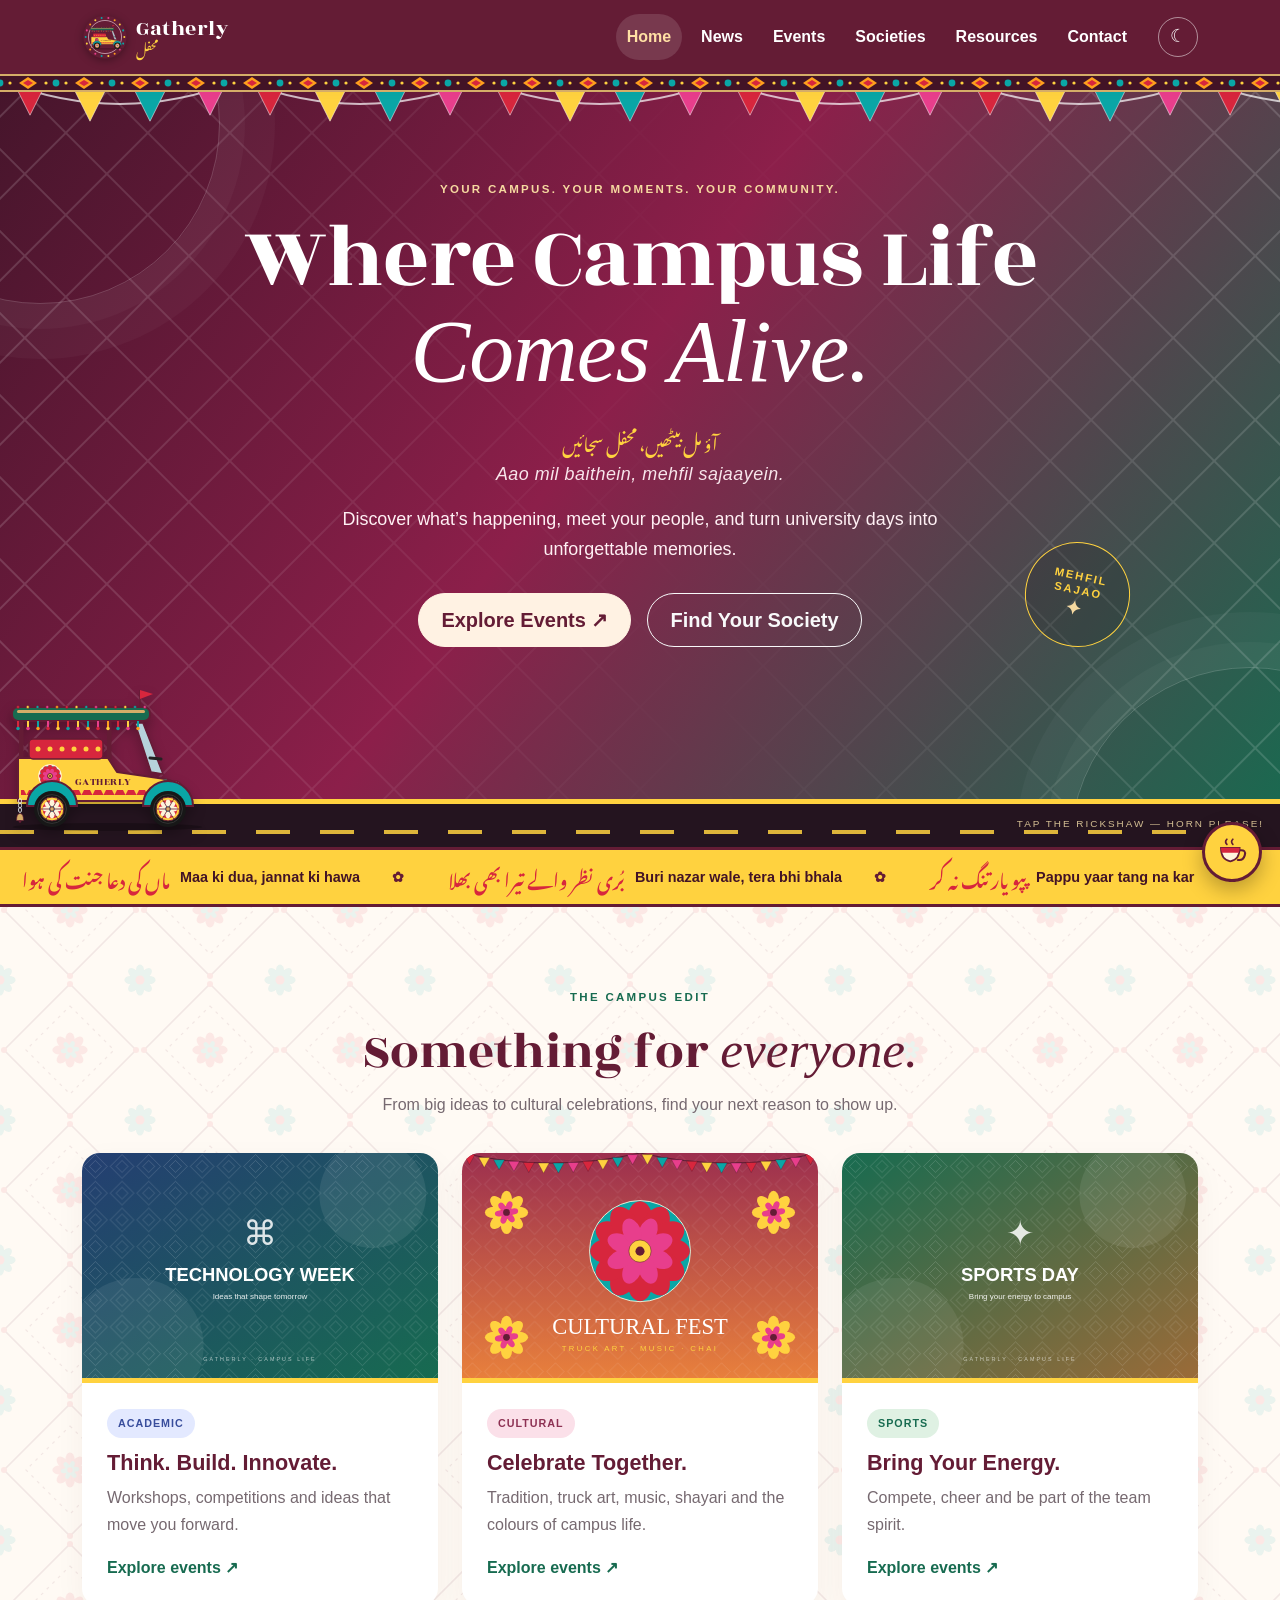
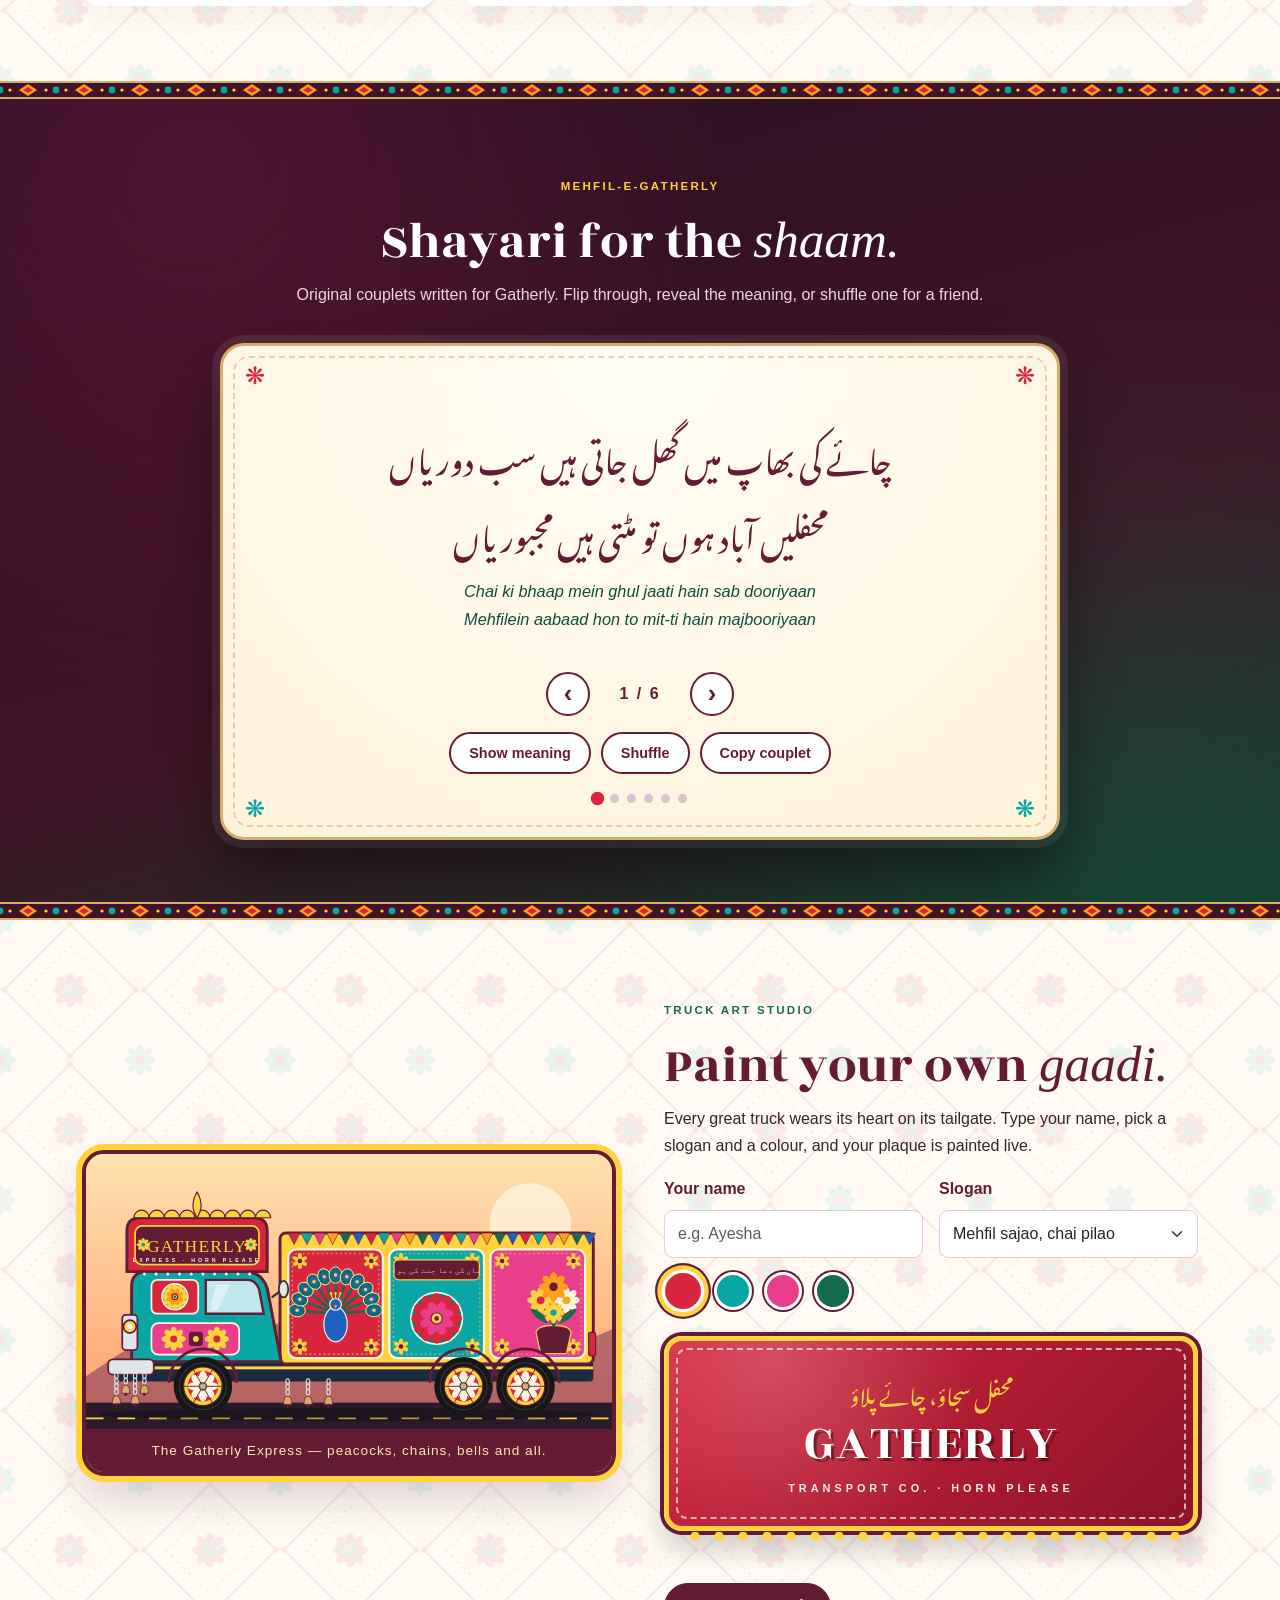
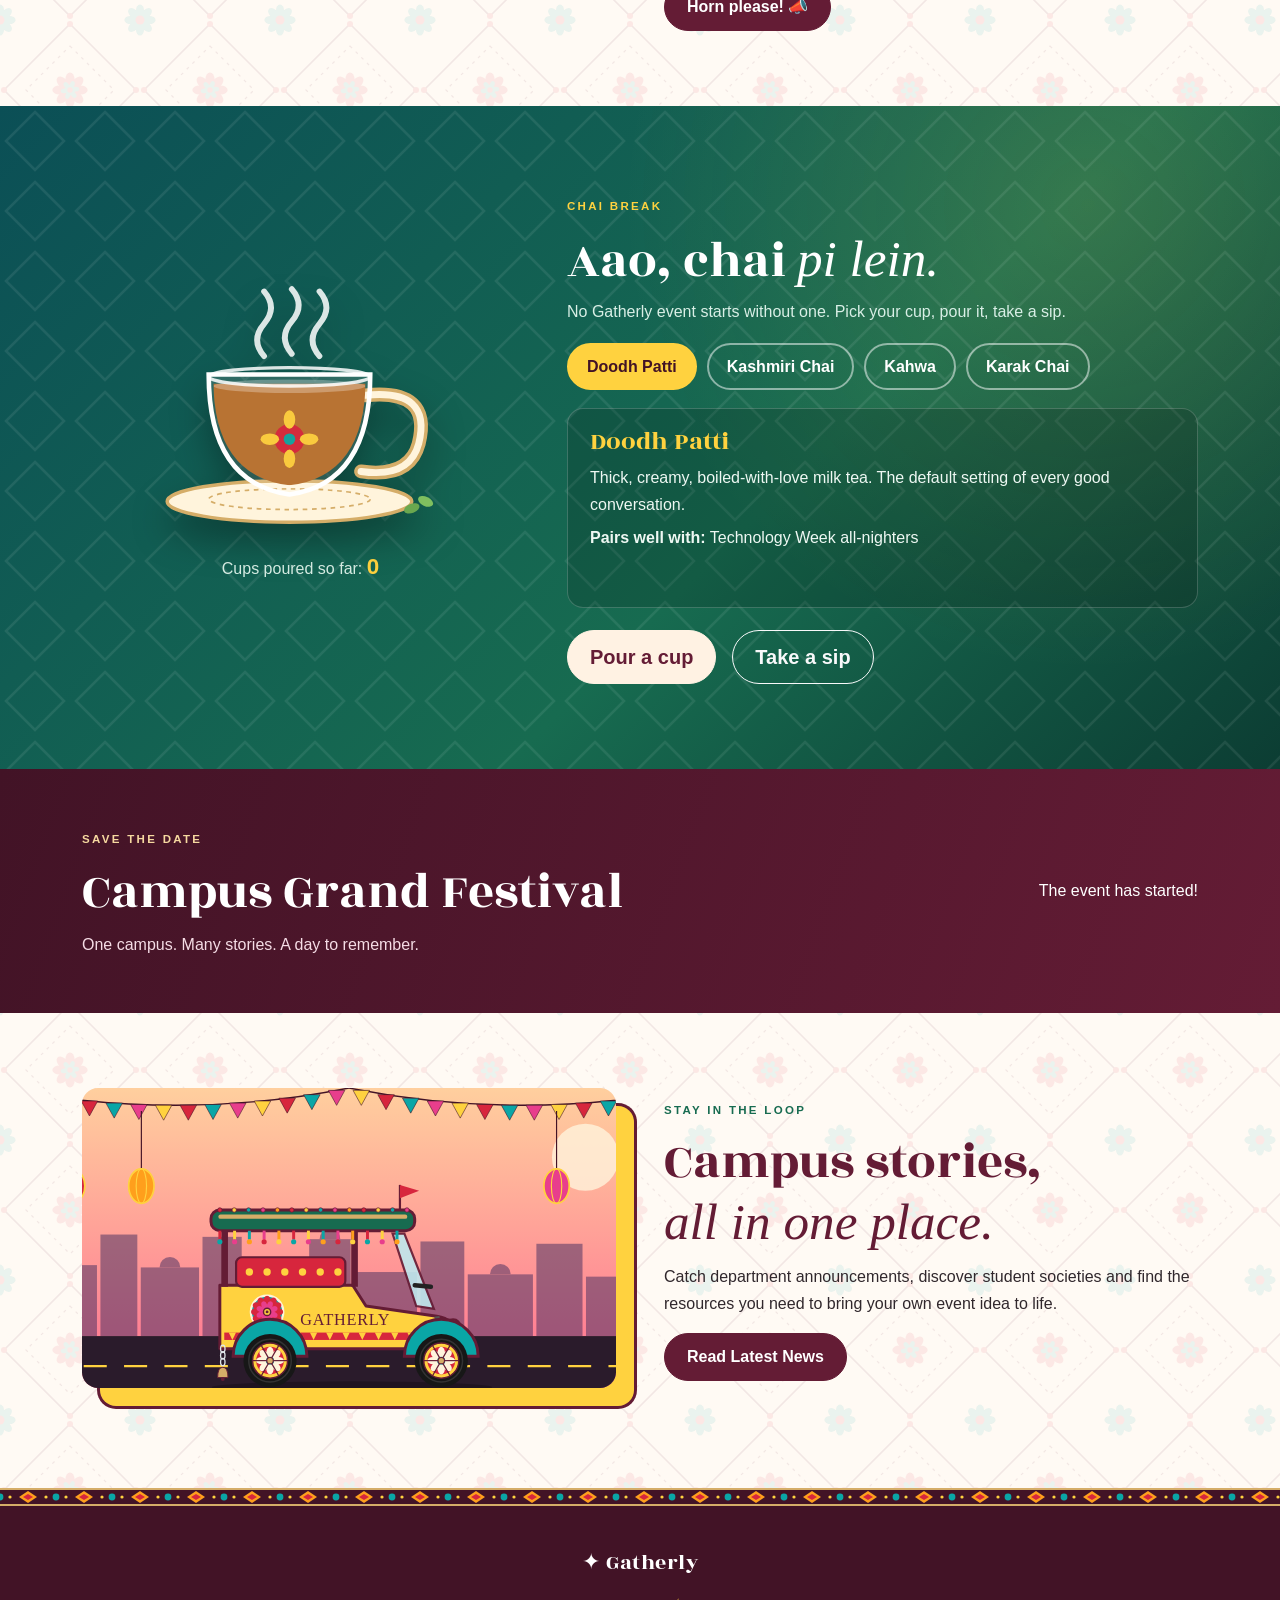
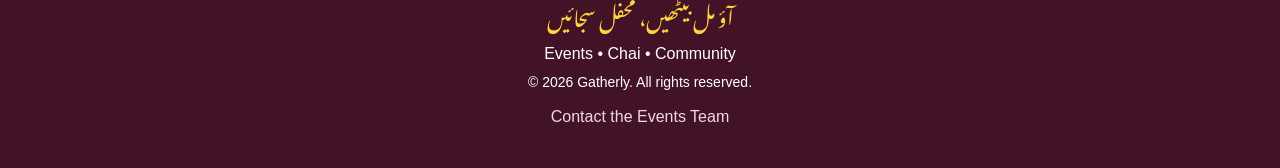
<file: index.html>
<!DOCTYPE html>
<html lang="en">
<head>
  <meta charset="UTF-8">
  <meta name="viewport" content="width=device-width, initial-scale=1.0">
  <meta name="description" content="Gatherly - your campus mehfil: events, societies, chai and shayari.">
  <title>Home | Gatherly</title>
  <link rel="icon" href="images/logo.svg" type="image/svg+xml">
  <link rel="preconnect" href="https://fonts.googleapis.com">
  <link rel="preconnect" href="https://fonts.gstatic.com" crossorigin>
  <link href="https://fonts.googleapis.com/css2?family=Noto+Nastaliq+Urdu:wght@400;600&family=Rozha+One&display=swap" rel="stylesheet">
  <link href="https://cdn.jsdelivr.net/npm/bootstrap@5.3.3/dist/css/bootstrap.min.css" rel="stylesheet">
  <link rel="stylesheet" href="css/style.css">
</head>
<body>
<nav class="navbar navbar-expand-lg navbar-dark sticky-top">
  <div class="container">
    <a class="navbar-brand d-flex align-items-center gap-2" href="index.html">
      <img src="images/logo.svg" alt="Gatherly logo" class="brand-logo"> <span class="brand-text">Gatherly<small lang="ur" dir="rtl">محفل</small></span>
    </a>
    <button class="navbar-toggler" type="button" data-bs-toggle="collapse" data-bs-target="#mainNav" aria-controls="mainNav" aria-expanded="false" aria-label="Toggle navigation">
      <span class="navbar-toggler-icon"></span>
    </button>
    <div class="collapse navbar-collapse" id="mainNav">
      <ul class="navbar-nav ms-auto">
        <li class="nav-item"><a class="nav-link active" aria-current="page" href="index.html">Home</a></li>
        <li class="nav-item"><a class="nav-link" href="news.html">News</a></li>
        <li class="nav-item"><a class="nav-link" href="events.html">Events</a></li>
        <li class="nav-item"><a class="nav-link" href="societies.html">Societies</a></li>
        <li class="nav-item"><a class="nav-link" href="resources.html">Resources</a></li>
        <li class="nav-item"><a class="nav-link" href="contact.html">Contact</a></li>
      </ul>
      <button class="theme-toggle ms-lg-3" type="button" onclick="toggleTheme()" aria-label="Toggle dark mode">☾</button>
    </div>
  </div>
</nav>

<header class="hero-section">
  <div class="hero-pattern"></div>
  <div class="hero-bunting" aria-hidden="true"></div>
  <div class="container hero-content">
    <span class="eyebrow">YOUR CAMPUS. YOUR MOMENTS. YOUR COMMUNITY.</span>
    <h1>Where Campus Life<br><em>Comes Alive.</em></h1>
    <p class="hero-urdu" lang="ur" dir="rtl">آؤ مل بیٹھیں، محفل سجائیں</p>
    <p class="hero-roman">Aao mil baithein, mehfil sajaayein.</p>
    <p>Discover what’s happening, meet your people, and turn university days into unforgettable memories.</p>
    <div class="d-flex flex-wrap gap-3 justify-content-center">
      <a href="events.html" class="btn btn-cream btn-lg">Explore Events <span>↗</span></a>
      <a href="societies.html" class="btn btn-outline-light btn-lg">Find Your Society</a>
    </div>
    <div class="hero-stamp">MEHFIL<br>SAJAO<br><span>✦</span></div>
  </div>
  <div class="hero-road">
    <button type="button" class="hero-rickshaw" id="rickshaw" aria-label="Honk the rickshaw horn">
      <span class="rickshaw-bubble" id="rickshawBubble" role="status" aria-live="polite"></span>
      <svg class="rickshaw-svg" viewBox="0 0 400 300" aria-hidden="true" focusable="false"><ellipse cx="215" cy="288" rx="190" ry="8" fill="#000" opacity=".25"/>
<path d="M36,236 L36,150 L216,150 L234,178 L330,192 Q354,196 356,216 L356,236 Z" fill="#ffd23f" stroke="#641c35" stroke-width="4" stroke-linejoin="round"/>
<rect x="42" y="214" width="306" height="10" fill="#d7263d"/>
<polygon points="48,214 58,214 53,224" fill="#ffd23f"/>
<polygon points="70,214 80,214 75,224" fill="#ffd23f"/>
<polygon points="92,214 102,214 97,224" fill="#ffd23f"/>
<polygon points="114,214 124,214 119,224" fill="#ffd23f"/>
<polygon points="136,214 146,214 141,224" fill="#ffd23f"/>
<polygon points="158,214 168,214 163,224" fill="#ffd23f"/>
<polygon points="180,214 190,214 185,224" fill="#ffd23f"/>
<polygon points="202,214 212,214 207,224" fill="#ffd23f"/>
<polygon points="224,214 234,214 229,224" fill="#ffd23f"/>
<polygon points="246,214 256,214 251,224" fill="#ffd23f"/>
<polygon points="268,214 278,214 273,224" fill="#ffd23f"/>
<polygon points="290,214 300,214 295,224" fill="#ffd23f"/>
<polygon points="312,214 322,214 317,224" fill="#ffd23f"/>
<polygon points="334,214 344,214 339,224" fill="#ffd23f"/>
<rect x="58" y="112" width="148" height="40" rx="8" fill="#d7263d" stroke="#641c35" stroke-width="3"/>
<circle cx="76" cy="132" r="5" fill="#ffd23f"/>
<circle cx="100" cy="132" r="5" fill="#ffd23f"/>
<circle cx="124" cy="132" r="5" fill="#ffd23f"/>
<circle cx="148" cy="132" r="5" fill="#ffd23f"/>
<circle cx="172" cy="132" r="5" fill="#ffd23f"/>
<circle cx="196" cy="132" r="5" fill="#ffd23f"/>
<rect x="38" y="70" width="9" height="82" fill="#641c35"/><rect x="214" y="70" width="9" height="82" fill="#641c35"/>
<polygon points="270,80 286,80 326,182 302,178" fill="#bfe8ee" stroke="#641c35" stroke-width="3" opacity=".9"/>
<line x1="330" y1="192" x2="340" y2="250" stroke="#555" stroke-width="7"/>
<line x1="300" y1="150" x2="322" y2="152" stroke="#222" stroke-width="6" stroke-linecap="round"/>
<rect x="24" y="48" width="276" height="28" rx="12" fill="#176b50" stroke="#641c35" stroke-width="4"/>
<rect x="34" y="54" width="256" height="6" rx="3" fill="#d5ad68"/>
<line x1="36" y1="76" x2="36" y2="88" stroke="#d7263d" stroke-width="4"/><circle cx="36" cy="91" r="3.5" fill="#0aa6a6"/>
<line x1="56" y1="76" x2="56" y2="88" stroke="#ffd23f" stroke-width="4"/><circle cx="56" cy="91" r="3.5" fill="#e83e8c"/>
<line x1="76" y1="76" x2="76" y2="88" stroke="#0aa6a6" stroke-width="4"/><circle cx="76" cy="91" r="3.5" fill="#ff9f1c"/>
<line x1="96" y1="76" x2="96" y2="88" stroke="#e83e8c" stroke-width="4"/><circle cx="96" cy="91" r="3.5" fill="#d7263d"/>
<line x1="116" y1="76" x2="116" y2="88" stroke="#ff9f1c" stroke-width="4"/><circle cx="116" cy="91" r="3.5" fill="#ffd23f"/>
<line x1="136" y1="76" x2="136" y2="88" stroke="#d7263d" stroke-width="4"/><circle cx="136" cy="91" r="3.5" fill="#0aa6a6"/>
<line x1="156" y1="76" x2="156" y2="88" stroke="#ffd23f" stroke-width="4"/><circle cx="156" cy="91" r="3.5" fill="#e83e8c"/>
<line x1="176" y1="76" x2="176" y2="88" stroke="#0aa6a6" stroke-width="4"/><circle cx="176" cy="91" r="3.5" fill="#ff9f1c"/>
<line x1="196" y1="76" x2="196" y2="88" stroke="#e83e8c" stroke-width="4"/><circle cx="196" cy="91" r="3.5" fill="#d7263d"/>
<line x1="216" y1="76" x2="216" y2="88" stroke="#ff9f1c" stroke-width="4"/><circle cx="216" cy="91" r="3.5" fill="#ffd23f"/>
<line x1="236" y1="76" x2="236" y2="88" stroke="#d7263d" stroke-width="4"/><circle cx="236" cy="91" r="3.5" fill="#0aa6a6"/>
<line x1="256" y1="76" x2="256" y2="88" stroke="#ffd23f" stroke-width="4"/><circle cx="256" cy="91" r="3.5" fill="#e83e8c"/>
<line x1="276" y1="76" x2="276" y2="88" stroke="#0aa6a6" stroke-width="4"/><circle cx="276" cy="91" r="3.5" fill="#ff9f1c"/>
<circle cx="36.0" cy="48" r="3" fill="#d7263d" stroke="#641c35" stroke-width="1"/>
<circle cx="55.5" cy="48" r="3" fill="#ffd23f" stroke="#641c35" stroke-width="1"/>
<circle cx="75.0" cy="48" r="3" fill="#0aa6a6" stroke="#641c35" stroke-width="1"/>
<circle cx="94.5" cy="48" r="3" fill="#e83e8c" stroke="#641c35" stroke-width="1"/>
<circle cx="114.0" cy="48" r="3" fill="#ff9f1c" stroke="#641c35" stroke-width="1"/>
<circle cx="133.5" cy="48" r="3" fill="#d7263d" stroke="#641c35" stroke-width="1"/>
<circle cx="153.0" cy="48" r="3" fill="#ffd23f" stroke="#641c35" stroke-width="1"/>
<circle cx="172.5" cy="48" r="3" fill="#0aa6a6" stroke="#641c35" stroke-width="1"/>
<circle cx="192.0" cy="48" r="3" fill="#e83e8c" stroke="#641c35" stroke-width="1"/>
<circle cx="211.5" cy="48" r="3" fill="#ff9f1c" stroke="#641c35" stroke-width="1"/>
<circle cx="231.0" cy="48" r="3" fill="#d7263d" stroke="#641c35" stroke-width="1"/>
<circle cx="250.5" cy="48" r="3" fill="#ffd23f" stroke="#641c35" stroke-width="1"/>
<circle cx="270.0" cy="48" r="3" fill="#0aa6a6" stroke="#641c35" stroke-width="1"/>
<circle cx="289.5" cy="48" r="3" fill="#e83e8c" stroke="#641c35" stroke-width="1"/>
<line x1="280" y1="48" x2="280" y2="14" stroke="#641c35" stroke-width="3"/><polygon points="280,14 306,22 280,32" fill="#d7263d"/>
<circle cx="100" cy="186" r="22" fill="#0aa6a6" stroke="#fff4dc" stroke-width="3"/><ellipse cx="100" cy="173.0" rx="5.6" ry="8.8" fill="#d7263d" transform="rotate(0.0 100 186)"/><ellipse cx="100" cy="173.0" rx="5.6" ry="8.8" fill="#d7263d" transform="rotate(30.0 100 186)"/><ellipse cx="100" cy="173.0" rx="5.6" ry="8.8" fill="#d7263d" transform="rotate(60.0 100 186)"/><ellipse cx="100" cy="173.0" rx="5.6" ry="8.8" fill="#d7263d" transform="rotate(90.0 100 186)"/><ellipse cx="100" cy="173.0" rx="5.6" ry="8.8" fill="#d7263d" transform="rotate(120.0 100 186)"/><ellipse cx="100" cy="173.0" rx="5.6" ry="8.8" fill="#d7263d" transform="rotate(150.0 100 186)"/><ellipse cx="100" cy="173.0" rx="5.6" ry="8.8" fill="#d7263d" transform="rotate(180.0 100 186)"/><ellipse cx="100" cy="173.0" rx="5.6" ry="8.8" fill="#d7263d" transform="rotate(210.0 100 186)"/><ellipse cx="100" cy="173.0" rx="5.6" ry="8.8" fill="#d7263d" transform="rotate(240.0 100 186)"/><ellipse cx="100" cy="173.0" rx="5.6" ry="8.8" fill="#d7263d" transform="rotate(270.0 100 186)"/><ellipse cx="100" cy="173.0" rx="5.6" ry="8.8" fill="#d7263d" transform="rotate(300.0 100 186)"/><ellipse cx="100" cy="173.0" rx="5.6" ry="8.8" fill="#d7263d" transform="rotate(330.0 100 186)"/><circle cx="100" cy="186" r="6.3" fill="#ffd23f"/><ellipse cx="100" cy="177.0" rx="3.9" ry="6.1" fill="#e83e8c" transform="rotate(22.5 100 186)"/><ellipse cx="100" cy="177.0" rx="3.9" ry="6.1" fill="#e83e8c" transform="rotate(67.5 100 186)"/><ellipse cx="100" cy="177.0" rx="3.9" ry="6.1" fill="#e83e8c" transform="rotate(112.5 100 186)"/><ellipse cx="100" cy="177.0" rx="3.9" ry="6.1" fill="#e83e8c" transform="rotate(157.5 100 186)"/><ellipse cx="100" cy="177.0" rx="3.9" ry="6.1" fill="#e83e8c" transform="rotate(202.5 100 186)"/><ellipse cx="100" cy="177.0" rx="3.9" ry="6.1" fill="#e83e8c" transform="rotate(247.5 100 186)"/><ellipse cx="100" cy="177.0" rx="3.9" ry="6.1" fill="#e83e8c" transform="rotate(292.5 100 186)"/><ellipse cx="100" cy="177.0" rx="3.9" ry="6.1" fill="#e83e8c" transform="rotate(337.5 100 186)"/><circle cx="100" cy="186" r="4.4" fill="#d7263d"/><circle cx="100" cy="186" r="4.84" fill="#ffd23f" stroke="#641c35" stroke-width="2"/><circle cx="100" cy="186" r="1.98" fill="#641c35"/>
<text x="206" y="204" text-anchor="middle" font-family="'Rozha One','Georgia',serif" font-size="22" fill="#641c35" letter-spacing="1">GATHERLY</text>
<circle cx="352" cy="206" r="10" fill="#fff" stroke="#641c35" stroke-width="3"/><circle cx="352" cy="206" r="5" fill="#ffd23f"/>
<path d="M54,246 A50,50 0 0 1 154,246 Z" fill="#0aa6a6" stroke="#641c35" stroke-width="4"/>
<g><circle cx="104" cy="252" r="36" fill="#171717"/><circle cx="104" cy="252" r="28.8" fill="none" stroke="#333" stroke-width="2"/><g class="wh"><circle cx="104" cy="252" r="23.76" fill="#ffd23f" stroke="#641c35" stroke-width="2"/><circle cx="104" cy="252" r="18.72" fill="#d7263d"/><ellipse cx="104" cy="240.8" rx="4.9" ry="7.6" fill="#fff4dc" transform="rotate(0.0 104 252)"/><ellipse cx="104" cy="240.8" rx="4.9" ry="7.6" fill="#fff4dc" transform="rotate(45.0 104 252)"/><ellipse cx="104" cy="240.8" rx="4.9" ry="7.6" fill="#fff4dc" transform="rotate(90.0 104 252)"/><ellipse cx="104" cy="240.8" rx="4.9" ry="7.6" fill="#fff4dc" transform="rotate(135.0 104 252)"/><ellipse cx="104" cy="240.8" rx="4.9" ry="7.6" fill="#fff4dc" transform="rotate(180.0 104 252)"/><ellipse cx="104" cy="240.8" rx="4.9" ry="7.6" fill="#fff4dc" transform="rotate(225.0 104 252)"/><ellipse cx="104" cy="240.8" rx="4.9" ry="7.6" fill="#fff4dc" transform="rotate(270.0 104 252)"/><ellipse cx="104" cy="240.8" rx="4.9" ry="7.6" fill="#fff4dc" transform="rotate(315.0 104 252)"/><circle cx="104" cy="252" r="5.4" fill="#0aa6a6"/><line x1="104" y1="252" x2="127.8" y2="252.0" stroke="#641c35" stroke-width="1.6"/><line x1="104" y1="252" x2="115.9" y2="272.6" stroke="#641c35" stroke-width="1.6"/><line x1="104" y1="252" x2="92.1" y2="272.6" stroke="#641c35" stroke-width="1.6"/><line x1="104" y1="252" x2="80.2" y2="252.0" stroke="#641c35" stroke-width="1.6"/><line x1="104" y1="252" x2="92.1" y2="231.4" stroke="#641c35" stroke-width="1.6"/><line x1="104" y1="252" x2="115.9" y2="231.4" stroke="#641c35" stroke-width="1.6"/><circle cx="104" cy="252" r="4.32" fill="#d5ad68" stroke="#641c35" stroke-width="1.5"/></g></g>
<path d="M286,246 A50,50 0 0 1 386,246 Z" fill="#0aa6a6" stroke="#641c35" stroke-width="4"/>
<g><circle cx="336" cy="252" r="36" fill="#171717"/><circle cx="336" cy="252" r="28.8" fill="none" stroke="#333" stroke-width="2"/><g class="wh"><circle cx="336" cy="252" r="23.76" fill="#ffd23f" stroke="#641c35" stroke-width="2"/><circle cx="336" cy="252" r="18.72" fill="#d7263d"/><ellipse cx="336" cy="240.8" rx="4.9" ry="7.6" fill="#fff4dc" transform="rotate(0.0 336 252)"/><ellipse cx="336" cy="240.8" rx="4.9" ry="7.6" fill="#fff4dc" transform="rotate(45.0 336 252)"/><ellipse cx="336" cy="240.8" rx="4.9" ry="7.6" fill="#fff4dc" transform="rotate(90.0 336 252)"/><ellipse cx="336" cy="240.8" rx="4.9" ry="7.6" fill="#fff4dc" transform="rotate(135.0 336 252)"/><ellipse cx="336" cy="240.8" rx="4.9" ry="7.6" fill="#fff4dc" transform="rotate(180.0 336 252)"/><ellipse cx="336" cy="240.8" rx="4.9" ry="7.6" fill="#fff4dc" transform="rotate(225.0 336 252)"/><ellipse cx="336" cy="240.8" rx="4.9" ry="7.6" fill="#fff4dc" transform="rotate(270.0 336 252)"/><ellipse cx="336" cy="240.8" rx="4.9" ry="7.6" fill="#fff4dc" transform="rotate(315.0 336 252)"/><circle cx="336" cy="252" r="5.4" fill="#0aa6a6"/><line x1="336" y1="252" x2="359.8" y2="252.0" stroke="#641c35" stroke-width="1.6"/><line x1="336" y1="252" x2="347.9" y2="272.6" stroke="#641c35" stroke-width="1.6"/><line x1="336" y1="252" x2="324.1" y2="272.6" stroke="#641c35" stroke-width="1.6"/><line x1="336" y1="252" x2="312.2" y2="252.0" stroke="#641c35" stroke-width="1.6"/><line x1="336" y1="252" x2="324.1" y2="231.4" stroke="#641c35" stroke-width="1.6"/><line x1="336" y1="252" x2="347.9" y2="231.4" stroke="#641c35" stroke-width="1.6"/><circle cx="336" cy="252" r="4.32" fill="#d5ad68" stroke="#641c35" stroke-width="1.5"/></g></g>
<ellipse cx="40" cy="236" rx="3" ry="5" fill="none" stroke="#dfe6ea" stroke-width="1.8"/><ellipse cx="40" cy="245" rx="3" ry="5" fill="none" stroke="#dfe6ea" stroke-width="1.8"/><ellipse cx="40" cy="254" rx="3" ry="5" fill="none" stroke="#dfe6ea" stroke-width="1.8"/><path d="M33,275 Q33,261 40,261 Q47,261 47,275 Z" fill="#d5ad68" stroke="#641c35" stroke-width="1.3"/><circle cx="40" cy="277" r="2.6" fill="#641c35"/></svg>
    </button>
    <span class="hero-hint">tap the rickshaw — horn please!</span>
  </div>
</header>

<div class="slogan-ticker" aria-label="Truck-art slogans" id="sloganTicker"><div class="ticker-track" id="tickerTrack"></div></div>

<section class="container section-space">
  <div class="section-heading">
    <span class="eyebrow text-emerald">THE CAMPUS EDIT</span>
    <h2>Something for <em>everyone.</em></h2>
    <p>From big ideas to cultural celebrations, find your next reason to show up.</p>
  </div>
  <div class="row g-4">
    <div class="col-md-4"><article class="feature-card h-100">
      <img src="images/events/technology.svg" alt="Technology and innovation event">
      <div class="feature-card-body"><span class="category-tag tag-academic">ACADEMIC</span><h3>Think. Build. Innovate.</h3><p>Workshops, competitions and ideas that move you forward.</p><a href="events.html" class="text-link">Explore events ↗</a></div>
    </article></div>
    <div class="col-md-4"><article class="feature-card h-100">
      <img src="images/events/cultural.svg" alt="Truck-art inspired Pakistani cultural celebration">
      <div class="feature-card-body"><span class="category-tag tag-cultural">CULTURAL</span><h3>Celebrate Together.</h3><p>Tradition, truck art, music, shayari and the colours of campus life.</p><a href="events.html" class="text-link">Explore events ↗</a></div>
    </article></div>
    <div class="col-md-4"><article class="feature-card h-100">
      <img src="images/events/sports.svg" alt="University sports event">
      <div class="feature-card-body"><span class="category-tag tag-sports">SPORTS</span><h3>Bring Your Energy.</h3><p>Compete, cheer and be part of the team spirit.</p><a href="events.html" class="text-link">Explore events ↗</a></div>
    </article></div>
  </div>
</section>

<section class="shayari-section" id="shayari">
  <div class="container">
    <div class="section-heading">
      <span class="eyebrow">MEHFIL-E-GATHERLY</span>
      <h2>Shayari for the <em>shaam.</em></h2>
      <p>Original couplets written for Gatherly. Flip through, reveal the meaning, or shuffle one for a friend.</p>
    </div>
    <div class="shayari-card" id="shayariCard" tabindex="0" aria-label="Urdu shayari. Use the left and right arrow keys to change couplet.">
      <span class="orn orn-tl" aria-hidden="true">❋</span><span class="orn orn-tr" aria-hidden="true">❋</span><span class="orn orn-bl" aria-hidden="true">❋</span><span class="orn orn-br" aria-hidden="true">❋</span>
      <div class="sh-body" id="shBody">
        <p class="sh-urdu" id="shUrdu" lang="ur" dir="rtl">چائے کی بھاپ میں گھل جاتی ہیں سب دوریاں<br>محفلیں آباد ہوں تو مٹتی ہیں مجبوریاں</p>
        <p class="sh-roman" id="shRoman">Chai ki bhaap mein ghul jaati hain sab dooriyaan<br>Mehfilein aabaad hon to mit-ti hain majbooriyaan</p>
        <p class="sh-english" id="shEnglish" hidden>In the steam of chai, every distance dissolves; where gatherings thrive, hardships fade.</p>
      </div>
      <div class="sh-controls">
        <button type="button" class="sh-btn sh-round" id="shPrev" aria-label="Previous couplet">‹</button>
        <span class="sh-count" id="shCount" aria-live="polite">1 / 6</span>
        <button type="button" class="sh-btn sh-round" id="shNext" aria-label="Next couplet">›</button>
      </div>
      <div class="sh-actions">
        <button type="button" class="sh-btn" id="shMeaning" aria-expanded="false" aria-controls="shEnglish">Show meaning</button>
        <button type="button" class="sh-btn" id="shShuffle">Shuffle</button>
        <button type="button" class="sh-btn" id="shCopy">Copy couplet</button>
      </div>
      <div class="sh-dots" id="shDots" aria-hidden="true"></div>
    </div>
  </div>
</section>

<section class="container section-space studio" id="studio">
  <div class="row g-5 align-items-center">
    <div class="col-lg-6">
      <figure class="truck-figure">
        <img class="img-fluid" src="images/art/truck.svg" alt="A hand-painted truck-art lorry with peacock, flowers and the Gatherly Express crown">
        <figcaption>The Gatherly Express — peacocks, chains, bells and all.</figcaption>
      </figure>
    </div>
    <div class="col-lg-6">
      <span class="eyebrow text-emerald">TRUCK ART STUDIO</span>
      <h2 class="studio-title">Paint your own <em>gaadi.</em></h2>
      <p>Every great truck wears its heart on its tailgate. Type your name, pick a slogan and a colour, and your plaque is painted live.</p>
      <div class="row g-3 mb-2">
        <div class="col-sm-6"><label class="form-label" for="plaqueName">Your name</label><input type="text" id="plaqueName" class="form-control" maxlength="16" placeholder="e.g. Ayesha" autocomplete="off"></div>
        <div class="col-sm-6"><label class="form-label" for="plaqueSlogan">Slogan</label><select id="plaqueSlogan" class="form-select"></select></div>
      </div>
      <div class="swatch-row" role="group" aria-label="Plaque colour">
        <button type="button" class="swatch swatch-red active" data-theme="red" aria-label="Red" aria-pressed="true"></button>
        <button type="button" class="swatch swatch-teal" data-theme="teal" aria-label="Teal" aria-pressed="false"></button>
        <button type="button" class="swatch swatch-pink" data-theme="pink" aria-label="Pink" aria-pressed="false"></button>
        <button type="button" class="swatch swatch-green" data-theme="green" aria-label="Green" aria-pressed="false"></button>
      </div>
      <div class="plaque theme-red" id="plaque" aria-live="polite">
        <div class="plaque-top" id="plaqueTop" lang="ur" dir="rtl">محفل سجاؤ، چائے پلاؤ</div>
        <div class="plaque-name" id="plaqueText">GATHERLY</div>
        <div class="plaque-sub">TRANSPORT CO. · HORN PLEASE</div>
      </div>
      <button type="button" class="btn btn-wine mt-4" id="plaqueHonk">Horn please! 📣</button>
    </div>
  </div>
</section>

<section class="chai-section" id="chai">
  <div class="container">
    <div class="row align-items-center g-5">
      <div class="col-lg-5 text-center">
        <svg class="chai-cup" id="chaiCup" data-type="doodh" viewBox="0 0 260 230" role="img" aria-label="A glass cup of chai with a painted flower">
  <defs><clipPath id="cupClip"><path d="M54,92 L186,92 Q186,176 120,184 Q54,176 54,92 Z"/></clipPath></defs>
  <ellipse cx="120" cy="198" rx="106" ry="18" fill="#fff4dc" stroke="#d5ad68" stroke-width="3"/>
  <ellipse cx="120" cy="196" rx="70" ry="9" fill="none" stroke="#d5ad68" stroke-width="1.5" stroke-dasharray="4 4"/>
  <ellipse cx="226" cy="204" rx="7" ry="4" fill="#6aa84f" transform="rotate(-20 226 204)"/><ellipse cx="238" cy="198" rx="7" ry="4" fill="#7fbf5f" transform="rotate(25 238 198)"/>
  <path d="M186,106 Q244,100 232,148 Q224,178 182,172" fill="none" stroke="#d5ad68" stroke-width="12" stroke-linecap="round"/>
  <path d="M186,106 Q244,100 232,148 Q224,178 182,172" fill="none" stroke="#fff4dc" stroke-width="6" stroke-linecap="round"/>
  <path d="M50,88 L190,88 Q190,182 120,192 Q50,182 50,88 Z" fill="#ffffff22" stroke="#fff" stroke-width="4"/>
  <g clip-path="url(#cupClip)">
    <g class="chai-lvl">
      <rect class="chai-liquid" x="40" y="96" width="160" height="110"/>
      <ellipse cx="120" cy="98" rx="66" ry="6" fill="#fff" opacity=".28"/>
      <g class="top-pista" fill="#7fbf5f"><circle cx="90" cy="99" r="3"/><circle cx="106" cy="101" r="2.5"/><circle cx="124" cy="98" r="3"/><circle cx="141" cy="101" r="2.5"/><circle cx="154" cy="98" r="3"/><circle cx="116" cy="104" r="2"/></g>
      <g class="top-saffron" stroke="#e8590c" stroke-width="1.6" stroke-linecap="round"><path d="M96,99 l8,3"/><path d="M118,98 l7,4"/><path d="M138,100 l8,2"/><path d="M108,103 l7,1"/></g>
    </g>
  </g>
  <g class="cup-paint" opacity=".92">
    <circle cx="120" cy="144" r="13" fill="#d7263d"/>
    <g fill="#ffd23f"><ellipse cx="120" cy="127" rx="5" ry="8"/><ellipse cx="120" cy="161" rx="5" ry="8"/><ellipse cx="103" cy="144" rx="8" ry="5"/><ellipse cx="137" cy="144" rx="8" ry="5"/></g>
    <circle cx="120" cy="144" r="5" fill="#0aa6a6"/>
  </g>
  <ellipse cx="120" cy="90" rx="70" ry="8" fill="none" stroke="#fff" stroke-width="3" opacity=".85"/>
  <g class="steam-wrap">
    <path class="steam s1" d="M98,72 q-12,-14 0,-28 q12,-14 0,-28" fill="none" stroke="#fff" stroke-width="5" stroke-linecap="round"/>
    <path class="steam s2" d="M122,70 q-12,-14 0,-28 q12,-14 0,-28" fill="none" stroke="#fff" stroke-width="5" stroke-linecap="round"/>
    <path class="steam s3" d="M146,72 q-12,-14 0,-28 q12,-14 0,-28" fill="none" stroke="#fff" stroke-width="5" stroke-linecap="round"/>
  </g>
</svg>
        <p class="chai-count">Cups poured so far: <strong id="chaiCount">0</strong></p>
      </div>
      <div class="col-lg-7">
        <span class="eyebrow">CHAI BREAK</span>
        <h2>Aao, chai <em>pi lein.</em></h2>
        <p class="chai-lead">No Gatherly event starts without one. Pick your cup, pour it, take a sip.</p>
        <div class="chai-picker" role="group" aria-label="Choose your chai">
          <button type="button" class="chai-chip active" data-chai="doodh" aria-pressed="true">Doodh Patti</button>
          <button type="button" class="chai-chip" data-chai="kashmiri" aria-pressed="false">Kashmiri Chai</button>
          <button type="button" class="chai-chip" data-chai="kahwa" aria-pressed="false">Kahwa</button>
          <button type="button" class="chai-chip" data-chai="karak" aria-pressed="false">Karak Chai</button>
        </div>
        <div class="chai-info">
          <h3 id="chaiName">Doodh Patti</h3>
          <p id="chaiDesc"></p>
          <p class="chai-pair"><strong>Pairs well with:</strong> <span id="chaiPair"></span></p>
          <p class="chai-msg" id="chaiMsg" role="status" aria-live="polite"></p>
        </div>
        <div class="d-flex flex-wrap gap-3">
          <button type="button" class="btn btn-cream btn-lg" id="chaiPour">Pour a cup</button>
          <button type="button" class="btn btn-outline-light btn-lg" id="chaiSip">Take a sip</button>
        </div>
      </div>
    </div>
  </div>
</section>

<section class="countdown-band">
  <div class="container countdown-layout">
    <div><span class="eyebrow">SAVE THE DATE</span><h2>Campus Grand Festival</h2><p>One campus. Many stories. A day to remember.</p></div>
    <div id="countdown" class="countdown" data-event-date="2026-11-15T10:00:00+05:00" aria-live="polite">Loading countdown…</div>
  </div>
</section>

<section class="container section-space">
  <div class="row align-items-center g-5">
    <div class="col-lg-6"><img class="rounded-4 img-fluid editorial-image" src="images/gallery/event2.svg" alt="A decorated rickshaw under festival bunting"></div>
    <div class="col-lg-6"><span class="eyebrow text-emerald">STAY IN THE LOOP</span><h2>Campus stories,<br><em>all in one place.</em></h2><p>Catch department announcements, discover student societies and find the resources you need to bring your own event idea to life.</p><a class="btn btn-wine" href="news.html">Read Latest News</a></div>
  </div>
</section>

<div class="truck-stripe" aria-hidden="true"></div>
<footer class="site-footer">
  <div class="container text-center">
    <a class="footer-brand" href="index.html">✦ Gatherly</a>
    <p class="footer-urdu" lang="ur" dir="rtl">آؤ مل بیٹھیں، محفل سجائیں</p>
    <p class="mb-1">Events • Chai • Community</p>
    <p class="small mb-2">© 2026 Gatherly. All rights reserved.</p>
    <a href="contact.html">Contact the Events Team</a>
  </div>
</footer>
<script src="https://cdn.jsdelivr.net/npm/bootstrap@5.3.3/dist/js/bootstrap.bundle.min.js"></script>
<script src="js/script.js"></script>
</body>
</html>
</file>
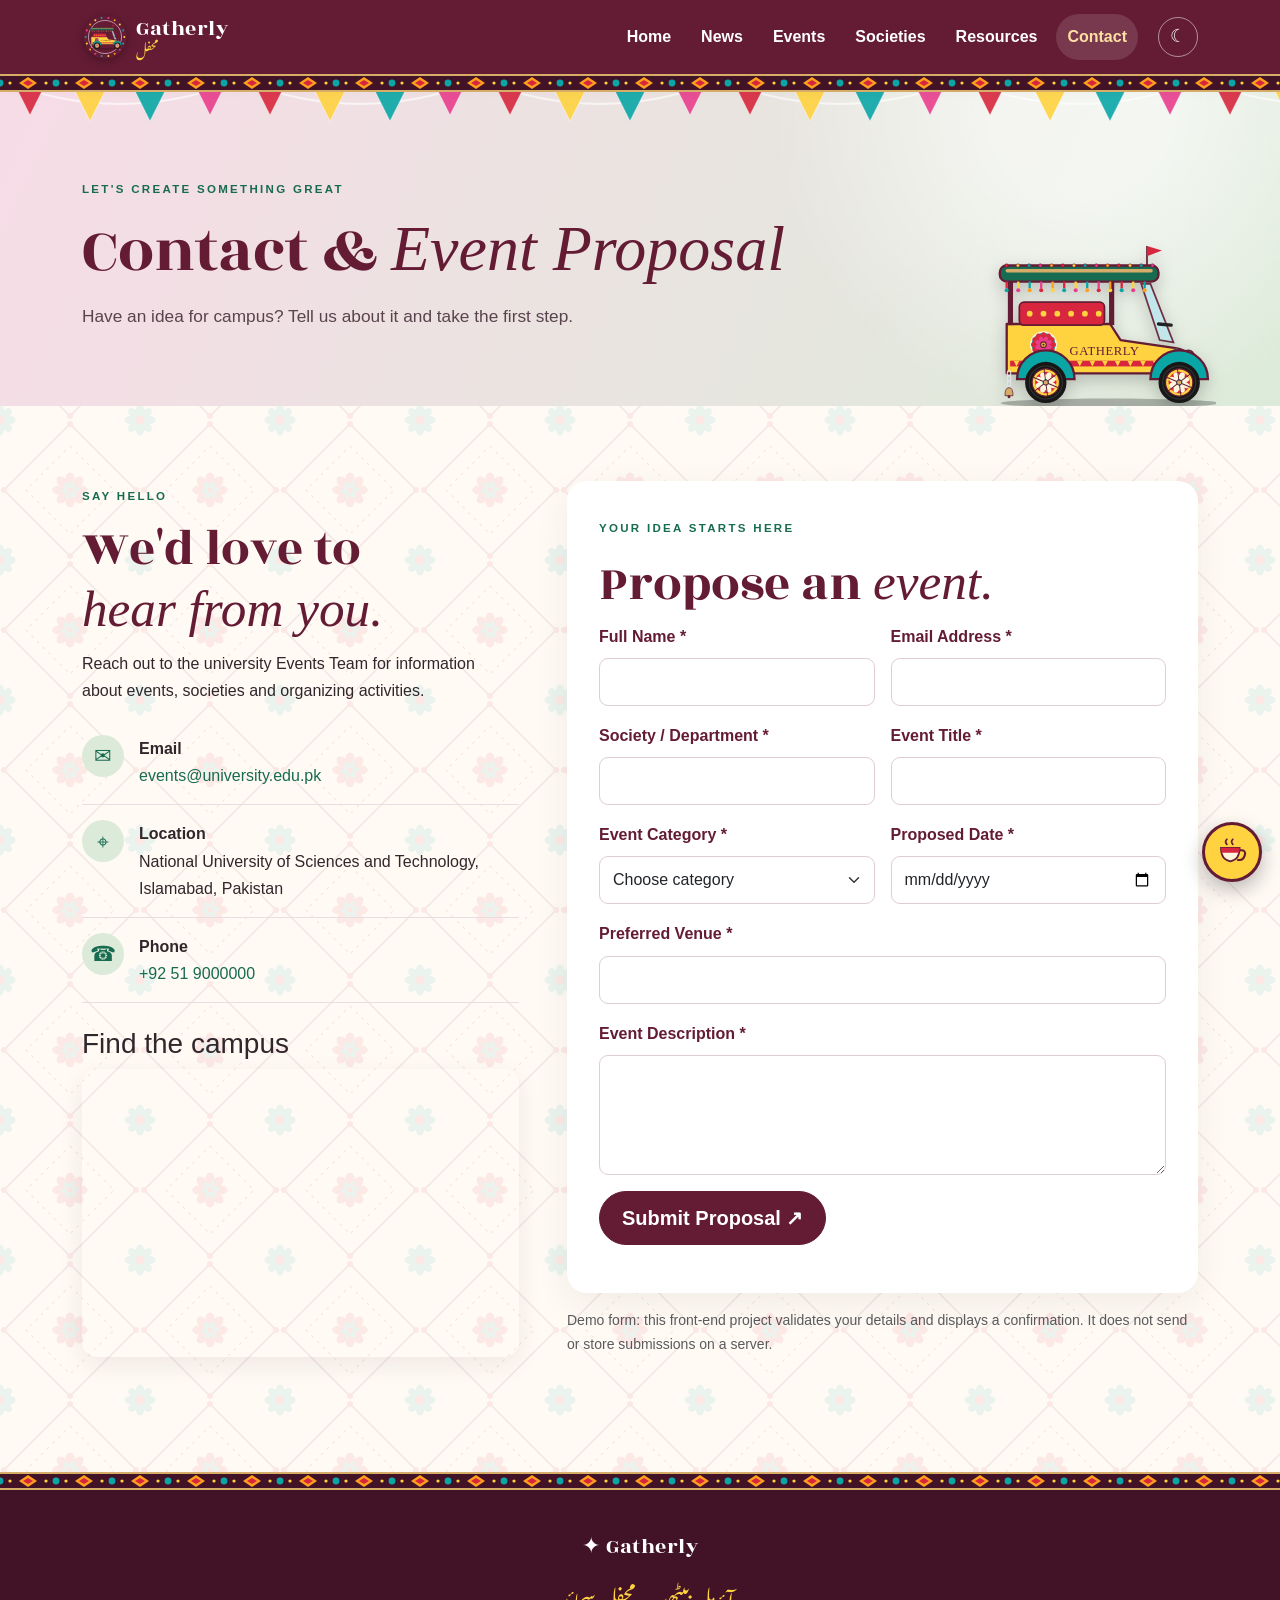
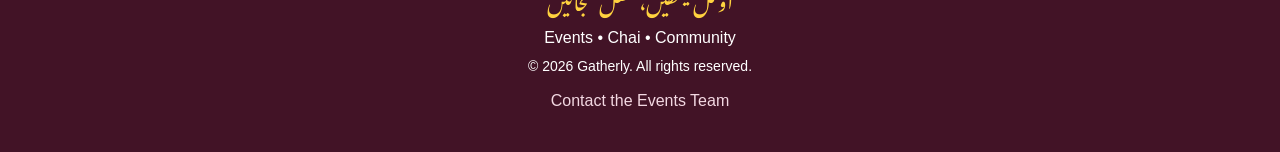
<file: contact.html>
<!DOCTYPE html>
<html lang="en">
<head>
  <meta charset="UTF-8">
  <meta name="viewport" content="width=device-width, initial-scale=1.0">
  <meta name="description" content="Gatherly - your campus mehfil: events, societies, chai and shayari.">
  <title>Contact & Event Proposal | Gatherly</title>
  <link rel="icon" href="images/logo.svg" type="image/svg+xml">
  <link rel="preconnect" href="https://fonts.googleapis.com">
  <link rel="preconnect" href="https://fonts.gstatic.com" crossorigin>
  <link href="https://fonts.googleapis.com/css2?family=Noto+Nastaliq+Urdu:wght@400;600&family=Rozha+One&display=swap" rel="stylesheet">
  <link href="https://cdn.jsdelivr.net/npm/bootstrap@5.3.3/dist/css/bootstrap.min.css" rel="stylesheet">
  <link rel="stylesheet" href="css/style.css">
  
</head>
<body>
<nav class="navbar navbar-expand-lg navbar-dark sticky-top">
  <div class="container">
    <a class="navbar-brand d-flex align-items-center gap-2" href="index.html">
      <img src="images/logo.svg" alt="Gatherly logo" class="brand-logo"> <span class="brand-text">Gatherly<small lang="ur" dir="rtl">محفل</small></span>
    </a>
    <button class="navbar-toggler" type="button" data-bs-toggle="collapse" data-bs-target="#mainNav" aria-controls="mainNav" aria-expanded="false" aria-label="Toggle navigation">
      <span class="navbar-toggler-icon"></span>
    </button>
    <div class="collapse navbar-collapse" id="mainNav">
      <ul class="navbar-nav ms-auto">
        <li class="nav-item"><a class="nav-link" href="index.html">Home</a></li>
        <li class="nav-item"><a class="nav-link" href="news.html">News</a></li>
        <li class="nav-item"><a class="nav-link" href="events.html">Events</a></li>
        <li class="nav-item"><a class="nav-link" href="societies.html">Societies</a></li>
        <li class="nav-item"><a class="nav-link" href="resources.html">Resources</a></li>
        <li class="nav-item"><a class="nav-link active" aria-current="page" href="contact.html">Contact</a></li>
      </ul>
      <button class="theme-toggle ms-lg-3" type="button" onclick="toggleTheme()" aria-label="Toggle dark mode">☾</button>
    </div>
  </div>
</nav>

<header class="page-hero"><div class="container"><span class="eyebrow">LET'S CREATE SOMETHING GREAT</span><h1>Contact & <em>Event Proposal</em></h1><p>Have an idea for campus? Tell us about it and take the first step.</p></div><img class="page-hero-deco" src="images/art/rickshaw.svg" alt="" aria-hidden="true"></header>
<section class="container section-space">
  <div class="row g-5 align-items-start">
    <div class="col-lg-5">
      <span class="eyebrow text-emerald">SAY HELLO</span><h2>We'd love to<br><em>hear from you.</em></h2>
      <p>Reach out to the university Events Team for information about events, societies and organizing activities.</p>
      <div class="contact-detail"><span>✉</span><div><strong>Email</strong><br><a href="mailto:events@university.edu.pk">events@university.edu.pk</a></div></div>
      <div class="contact-detail"><span>⌖</span><div><strong>Location</strong><br>National University of Sciences and Technology, Islamabad, Pakistan</div></div>
      <div class="contact-detail"><span>☎</span><div><strong>Phone</strong><br><a href="tel:+92519000000">+92 51 9000000</a></div></div>
      <h3 class="mt-4">Find the campus</h3>
      <div class="map-frame"><iframe title="Map showing NUST Islamabad" src="https://www.google.com/maps?q=NUST%20Islamabad&output=embed" width="100%" height="280" style="border:0" loading="lazy" allowfullscreen referrerpolicy="no-referrer-when-downgrade"></iframe></div>
    </div>
    <div class="col-lg-7">
      <form id="proposalForm" class="proposal-form" novalidate>
        <span class="eyebrow text-emerald">YOUR IDEA STARTS HERE</span><h2>Propose an <em>event.</em></h2>
        <div class="row g-3">
          <div class="col-md-6"><label for="name" class="form-label">Full Name *</label><input type="text" class="form-control" id="name" name="name" required></div>
          <div class="col-md-6"><label for="email" class="form-label">Email Address *</label><input type="email" class="form-control" id="email" name="email" required></div>
          <div class="col-md-6"><label for="society" class="form-label">Society / Department *</label><input type="text" class="form-control" id="society" name="society" required></div>
          <div class="col-md-6"><label for="eventTitle" class="form-label">Event Title *</label><input type="text" class="form-control" id="eventTitle" name="eventTitle" required></div>
          <div class="col-md-6"><label for="category" class="form-label">Event Category *</label><select class="form-select" id="category" name="category" required><option value="">Choose category</option><option>Academic</option><option>Cultural</option><option>Sports</option><option>Career</option><option>Other</option></select></div>
          <div class="col-md-6"><label for="eventDate" class="form-label">Proposed Date *</label><input type="date" class="form-control" id="eventDate" name="eventDate" required></div>
          <div class="col-12"><label for="venue" class="form-label">Preferred Venue *</label><input type="text" class="form-control" id="venue" name="venue" required></div>
          <div class="col-12"><label for="description" class="form-label">Event Description *</label><textarea class="form-control" id="description" name="description" rows="4" required></textarea></div>
          <div class="col-12"><button type="submit" class="btn btn-wine btn-lg">Submit Proposal ↗</button><p id="successMessage" class="form-message mt-3 mb-0" role="status" aria-live="polite"></p></div>
        </div>
      </form>
      <p class="small text-muted mt-3">Demo form: this front-end project validates your details and displays a confirmation. It does not send or store submissions on a server.</p>
    </div>
  </div>
</section>

<div class="truck-stripe" aria-hidden="true"></div>
<footer class="site-footer">
  <div class="container text-center">
    <a class="footer-brand" href="index.html">✦ Gatherly</a>
    <p class="footer-urdu" lang="ur" dir="rtl">آؤ مل بیٹھیں، محفل سجائیں</p>
    <p class="mb-1">Events • Chai • Community</p>
    <p class="small mb-2">© 2026 Gatherly. All rights reserved.</p>
    <a href="contact.html">Contact the Events Team</a>
  </div>
</footer>
<script src="https://cdn.jsdelivr.net/npm/bootstrap@5.3.3/dist/js/bootstrap.bundle.min.js"></script>
<script src="js/script.js"></script>
</body>
</html>
</file>
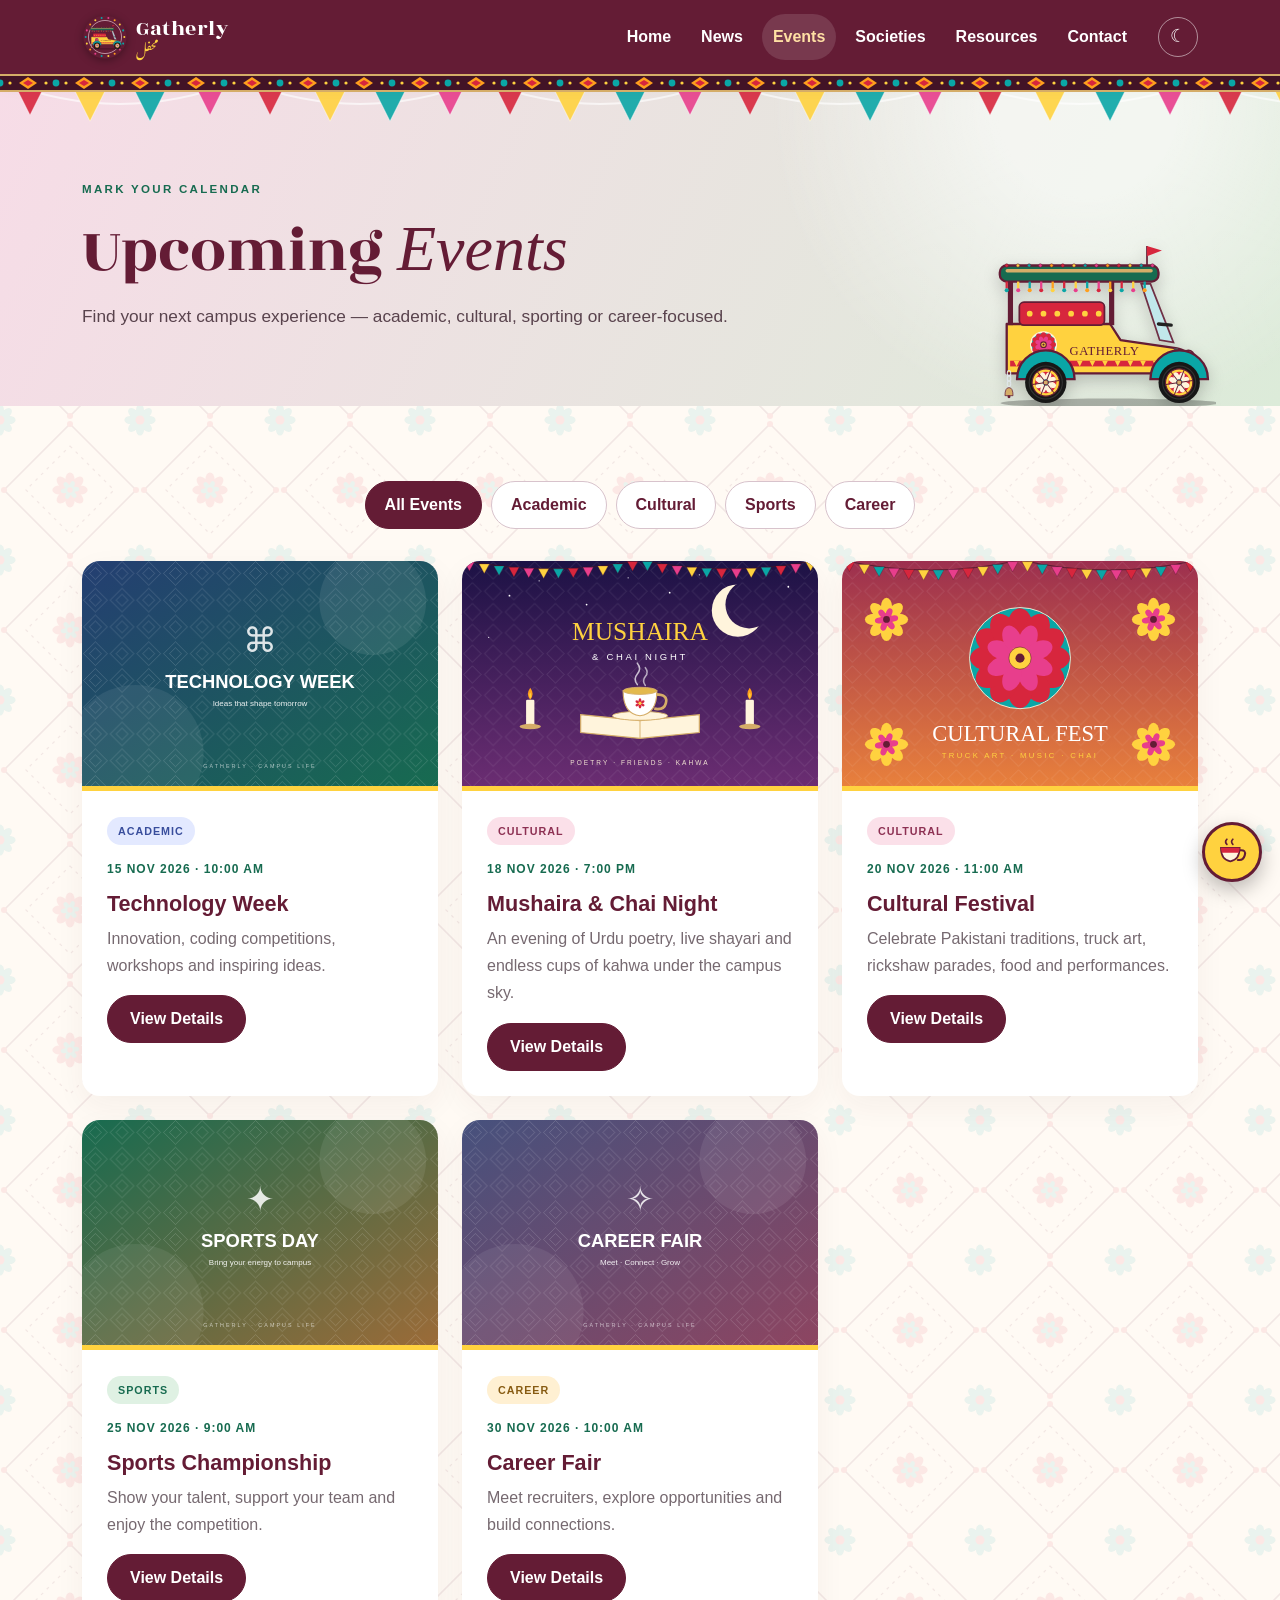
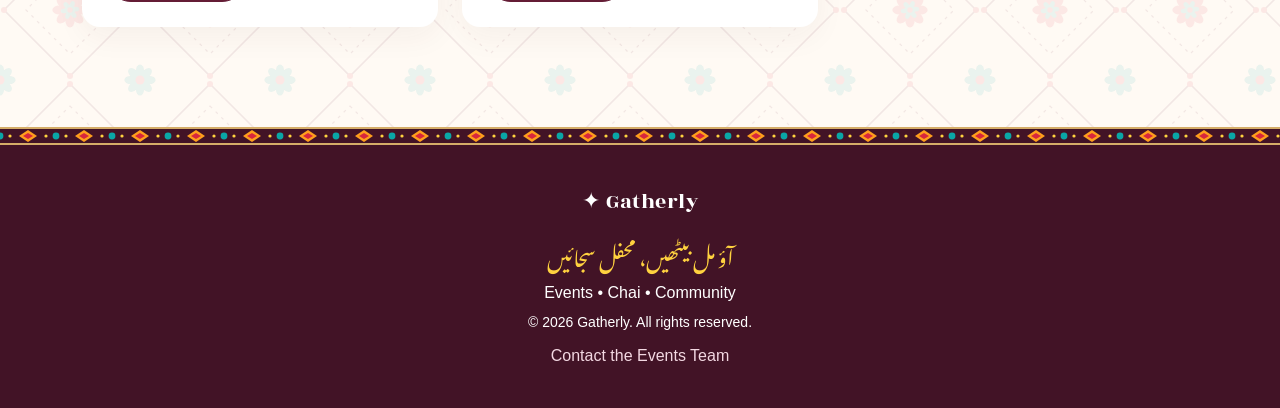
<file: events.html>
<!DOCTYPE html>
<html lang="en">
<head>
  <meta charset="UTF-8">
  <meta name="viewport" content="width=device-width, initial-scale=1.0">
  <meta name="description" content="Gatherly - your campus mehfil: events, societies, chai and shayari.">
  <title>Upcoming Events | Gatherly</title>
  <link rel="icon" href="images/logo.svg" type="image/svg+xml">
  <link rel="preconnect" href="https://fonts.googleapis.com">
  <link rel="preconnect" href="https://fonts.gstatic.com" crossorigin>
  <link href="https://fonts.googleapis.com/css2?family=Noto+Nastaliq+Urdu:wght@400;600&family=Rozha+One&display=swap" rel="stylesheet">
  <link href="https://cdn.jsdelivr.net/npm/bootstrap@5.3.3/dist/css/bootstrap.min.css" rel="stylesheet">
  <link rel="stylesheet" href="css/style.css">
  
</head>
<body>
<nav class="navbar navbar-expand-lg navbar-dark sticky-top">
  <div class="container">
    <a class="navbar-brand d-flex align-items-center gap-2" href="index.html">
      <img src="images/logo.svg" alt="Gatherly logo" class="brand-logo"> <span class="brand-text">Gatherly<small lang="ur" dir="rtl">محفل</small></span>
    </a>
    <button class="navbar-toggler" type="button" data-bs-toggle="collapse" data-bs-target="#mainNav" aria-controls="mainNav" aria-expanded="false" aria-label="Toggle navigation">
      <span class="navbar-toggler-icon"></span>
    </button>
    <div class="collapse navbar-collapse" id="mainNav">
      <ul class="navbar-nav ms-auto">
        <li class="nav-item"><a class="nav-link" href="index.html">Home</a></li>
        <li class="nav-item"><a class="nav-link" href="news.html">News</a></li>
        <li class="nav-item"><a class="nav-link active" aria-current="page" href="events.html">Events</a></li>
        <li class="nav-item"><a class="nav-link" href="societies.html">Societies</a></li>
        <li class="nav-item"><a class="nav-link" href="resources.html">Resources</a></li>
        <li class="nav-item"><a class="nav-link" href="contact.html">Contact</a></li>
      </ul>
      <button class="theme-toggle ms-lg-3" type="button" onclick="toggleTheme()" aria-label="Toggle dark mode">☾</button>
    </div>
  </div>
</nav>

<header class="page-hero"><div class="container"><span class="eyebrow">MARK YOUR CALENDAR</span><h1>Upcoming <em>Events</em></h1><p>Find your next campus experience — academic, cultural, sporting or career-focused.</p></div><img class="page-hero-deco" src="images/art/rickshaw.svg" alt="" aria-hidden="true"></header>
<section class="container section-space">
  <div class="filter-toolbar" role="group" aria-label="Filter events by category">
    <button class="filter-btn active" type="button" data-filter="all">All Events</button><button class="filter-btn" type="button" data-filter="academic">Academic</button><button class="filter-btn" type="button" data-filter="cultural">Cultural</button><button class="filter-btn" type="button" data-filter="sports">Sports</button><button class="filter-btn" type="button" data-filter="career">Career</button>
  </div>
  <div class="row g-4" id="eventsGrid">
    <div class="col-md-6 col-lg-4 event-item" data-category="academic"><article class="event-card"><img src="images/events/technology.svg" alt="Technology Week"><div class="event-card-body"><span class="category-tag tag-academic">ACADEMIC</span><p class="event-date">15 NOV 2026 · 10:00 AM</p><h3>Technology Week</h3><p>Innovation, coding competitions, workshops and inspiring ideas.</p><button class="btn btn-wine event-details" data-title="Technology Week" data-date="15 November 2026" data-time="10:00 AM" data-venue="University Main Hall" data-description="Join students and technology enthusiasts for coding competitions, hands-on workshops and innovation displays.">View Details</button></div></article></div>
    <div class="col-md-6 col-lg-4 event-item" data-category="cultural"><article class="event-card"><img src="images/events/mushaira.svg" alt="Mushaira and Chai Night"><div class="event-card-body"><span class="category-tag tag-cultural">CULTURAL</span><p class="event-date">18 NOV 2026 · 7:00 PM</p><h3>Mushaira &amp; Chai Night</h3><p>An evening of Urdu poetry, live shayari and endless cups of kahwa under the campus sky.</p><button class="btn btn-wine event-details" data-title="Mushaira &amp; Chai Night" data-date="18 November 2026" data-time="7:00 PM" data-venue="Open Campus Grounds" data-description="Bring a verse, a friend and an appetite for chai. Students recite their own Urdu poetry and favourite couplets while kahwa, doodh patti and snacks keep the mehfil going.">View Details</button></div></article></div>
    <div class="col-md-6 col-lg-4 event-item" data-category="cultural"><article class="event-card"><img src="images/events/cultural.svg" alt="Truck-art inspired Cultural Festival poster"><div class="event-card-body"><span class="category-tag tag-cultural">CULTURAL</span><p class="event-date">20 NOV 2026 · 11:00 AM</p><h3>Cultural Festival</h3><p>Celebrate Pakistani traditions, truck art, rickshaw parades, food and performances.</p><button class="btn btn-wine event-details" data-title="Cultural Festival" data-date="20 November 2026" data-time="11:00 AM" data-venue="University Grounds" data-description="Enjoy a campus celebration of culture with truck-art displays, decorated rickshaws, student performances, chai and food stalls and creative activities.">View Details</button></div></article></div>
    <div class="col-md-6 col-lg-4 event-item" data-category="sports"><article class="event-card"><img src="images/events/sports.svg" alt="Sports Championship"><div class="event-card-body"><span class="category-tag tag-sports">SPORTS</span><p class="event-date">25 NOV 2026 · 9:00 AM</p><h3>Sports Championship</h3><p>Show your talent, support your team and enjoy the competition.</p><button class="btn btn-wine event-details" data-title="Sports Championship" data-date="25 November 2026" data-time="9:00 AM" data-venue="Sports Complex" data-description="Take part in exciting university sports competitions and cheer on your fellow students.">View Details</button></div></article></div>
    <div class="col-md-6 col-lg-4 event-item" data-category="career"><article class="event-card"><img src="images/events/career.svg" alt="Career Fair"><div class="event-card-body"><span class="category-tag tag-career">CAREER</span><p class="event-date">30 NOV 2026 · 10:00 AM</p><h3>Career Fair</h3><p>Meet recruiters, explore opportunities and build connections.</p><button class="btn btn-wine event-details" data-title="Career Fair" data-date="30 November 2026" data-time="10:00 AM" data-venue="University Auditorium" data-description="Connect with employers and industry professionals, learn about career paths and explore opportunities.">View Details</button></div></article></div>
  </div>
  <p id="noEvents" class="text-center mt-4 d-none">No events found in this category.</p>
</section>
<div class="modal fade" id="eventModal" tabindex="-1" aria-labelledby="eventModalTitle" aria-hidden="true"><div class="modal-dialog modal-dialog-centered"><div class="modal-content event-modal"><div class="modal-header"><h2 class="modal-title fs-4" id="eventModalTitle">Event details</h2><button type="button" class="btn-close" data-bs-dismiss="modal" aria-label="Close"></button></div><div class="modal-body"><p><strong>Date:</strong> <span id="modalDate"></span></p><p><strong>Time:</strong> <span id="modalTime"></span></p><p><strong>Venue:</strong> <span id="modalVenue"></span></p><p id="modalDescription"></p></div><div class="modal-footer"><a href="contact.html" class="btn btn-wine">Ask About This Event</a></div></div></div></div>

<div class="truck-stripe" aria-hidden="true"></div>
<footer class="site-footer">
  <div class="container text-center">
    <a class="footer-brand" href="index.html">✦ Gatherly</a>
    <p class="footer-urdu" lang="ur" dir="rtl">آؤ مل بیٹھیں، محفل سجائیں</p>
    <p class="mb-1">Events • Chai • Community</p>
    <p class="small mb-2">© 2026 Gatherly. All rights reserved.</p>
    <a href="contact.html">Contact the Events Team</a>
  </div>
</footer>
<script src="https://cdn.jsdelivr.net/npm/bootstrap@5.3.3/dist/js/bootstrap.bundle.min.js"></script>
<script src="js/script.js"></script>
</body>
</html>
</file>
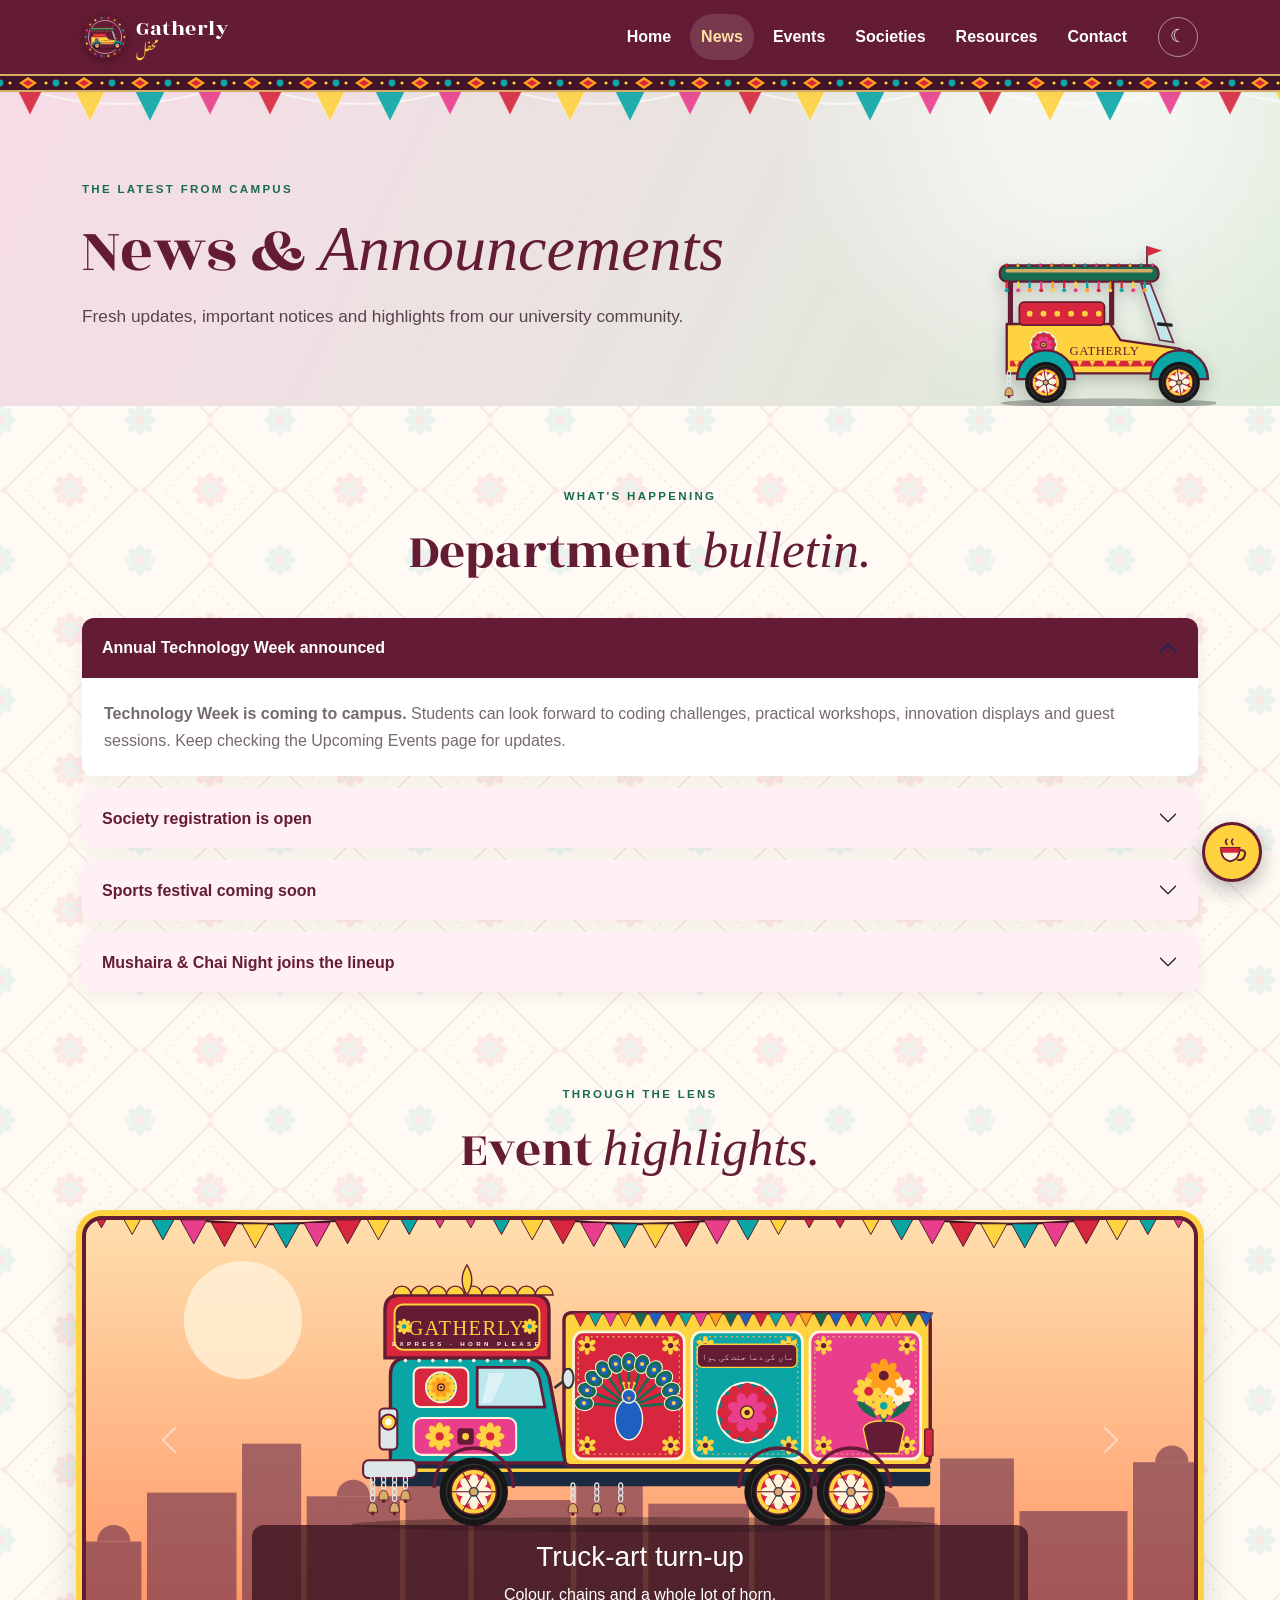
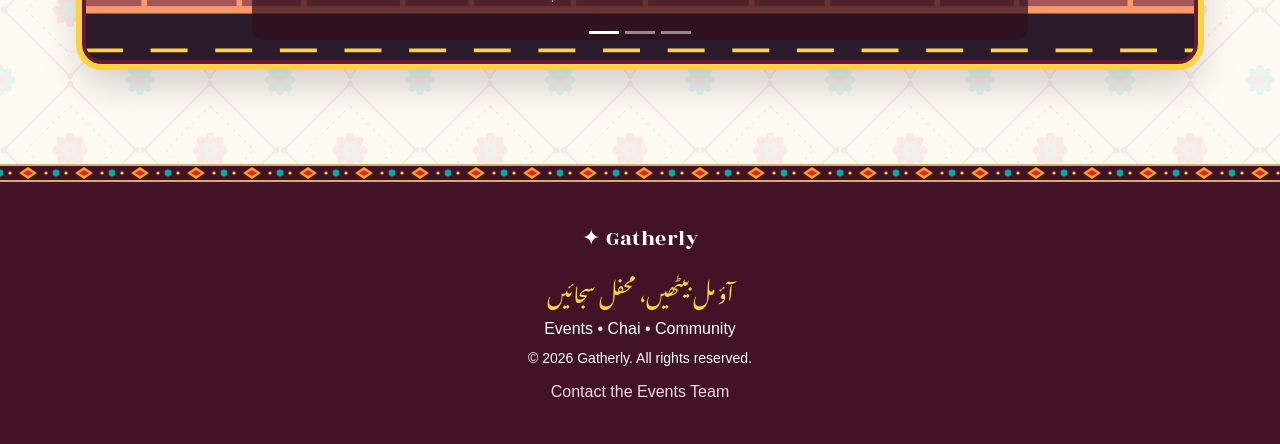
<file: news.html>
<!DOCTYPE html>
<html lang="en">
<head>
  <meta charset="UTF-8">
  <meta name="viewport" content="width=device-width, initial-scale=1.0">
  <meta name="description" content="Gatherly - your campus mehfil: events, societies, chai and shayari.">
  <title>Department News | Gatherly</title>
  <link rel="icon" href="images/logo.svg" type="image/svg+xml">
  <link rel="preconnect" href="https://fonts.googleapis.com">
  <link rel="preconnect" href="https://fonts.gstatic.com" crossorigin>
  <link href="https://fonts.googleapis.com/css2?family=Noto+Nastaliq+Urdu:wght@400;600&family=Rozha+One&display=swap" rel="stylesheet">
  <link href="https://cdn.jsdelivr.net/npm/bootstrap@5.3.3/dist/css/bootstrap.min.css" rel="stylesheet">
  <link rel="stylesheet" href="css/style.css">
  
</head>
<body>
<nav class="navbar navbar-expand-lg navbar-dark sticky-top">
  <div class="container">
    <a class="navbar-brand d-flex align-items-center gap-2" href="index.html">
      <img src="images/logo.svg" alt="Gatherly logo" class="brand-logo"> <span class="brand-text">Gatherly<small lang="ur" dir="rtl">محفل</small></span>
    </a>
    <button class="navbar-toggler" type="button" data-bs-toggle="collapse" data-bs-target="#mainNav" aria-controls="mainNav" aria-expanded="false" aria-label="Toggle navigation">
      <span class="navbar-toggler-icon"></span>
    </button>
    <div class="collapse navbar-collapse" id="mainNav">
      <ul class="navbar-nav ms-auto">
        <li class="nav-item"><a class="nav-link" href="index.html">Home</a></li>
        <li class="nav-item"><a class="nav-link active" aria-current="page" href="news.html">News</a></li>
        <li class="nav-item"><a class="nav-link" href="events.html">Events</a></li>
        <li class="nav-item"><a class="nav-link" href="societies.html">Societies</a></li>
        <li class="nav-item"><a class="nav-link" href="resources.html">Resources</a></li>
        <li class="nav-item"><a class="nav-link" href="contact.html">Contact</a></li>
      </ul>
      <button class="theme-toggle ms-lg-3" type="button" onclick="toggleTheme()" aria-label="Toggle dark mode">☾</button>
    </div>
  </div>
</nav>

<header class="page-hero"><div class="container"><span class="eyebrow">THE LATEST FROM CAMPUS</span><h1>News & <em>Announcements</em></h1><p>Fresh updates, important notices and highlights from our university community.</p></div><img class="page-hero-deco" src="images/art/rickshaw.svg" alt="" aria-hidden="true"></header>
<section class="container section-space">
  <div class="section-heading"><span class="eyebrow text-emerald">WHAT'S HAPPENING</span><h2>Department <em>bulletin.</em></h2></div>
  <div class="accordion news-accordion" id="newsAccordion">
    <div class="accordion-item"><h2 class="accordion-header"><button class="accordion-button" type="button" data-bs-toggle="collapse" data-bs-target="#newsOne" aria-expanded="true">Annual Technology Week announced</button></h2><div id="newsOne" class="accordion-collapse collapse show" data-bs-parent="#newsAccordion"><div class="accordion-body"><strong>Technology Week is coming to campus.</strong> Students can look forward to coding challenges, practical workshops, innovation displays and guest sessions. Keep checking the Upcoming Events page for updates.</div></div></div>
    <div class="accordion-item"><h2 class="accordion-header"><button class="accordion-button collapsed" type="button" data-bs-toggle="collapse" data-bs-target="#newsTwo">Society registration is open</button></h2><div id="newsTwo" class="accordion-collapse collapse" data-bs-parent="#newsAccordion"><div class="accordion-body">Explore the Clubs and Societies Directory to find a community that matches your interests. Contact the relevant society for its registration process.</div></div></div>
    <div class="accordion-item"><h2 class="accordion-header"><button class="accordion-button collapsed" type="button" data-bs-toggle="collapse" data-bs-target="#newsThree">Sports festival coming soon</button></h2><div id="newsThree" class="accordion-collapse collapse" data-bs-parent="#newsAccordion"><div class="accordion-body">Get ready for team competitions, friendly matches and a celebration of campus spirit. Event details will be shared on the Upcoming Events page.</div></div></div>
    <div class="accordion-item"><h2 class="accordion-header"><button class="accordion-button collapsed" type="button" data-bs-toggle="collapse" data-bs-target="#newsFour">Mushaira &amp; Chai Night joins the lineup</button></h2><div id="newsFour" class="accordion-collapse collapse" data-bs-parent="#newsAccordion"><div class="accordion-body">Gatherly is hosting an open-mic evening of Urdu poetry with kahwa and doodh patti on 18 November. Students can sign up to recite their own verses or a favourite couplet. See the Upcoming Events page for details.</div></div></div>
  </div>
</section>
<section class="container section-space pt-0">
  <div class="section-heading"><span class="eyebrow text-emerald">THROUGH THE LENS</span><h2>Event <em>highlights.</em></h2></div>
  <div id="eventCarousel" class="carousel slide editorial-carousel" data-bs-ride="carousel">
    <div class="carousel-indicators"><button type="button" data-bs-target="#eventCarousel" data-bs-slide-to="0" class="active" aria-current="true" aria-label="Slide 1"></button><button type="button" data-bs-target="#eventCarousel" data-bs-slide-to="1" aria-label="Slide 2"></button><button type="button" data-bs-target="#eventCarousel" data-bs-slide-to="2" aria-label="Slide 3"></button></div>
    <div class="carousel-inner">
      <div class="carousel-item active"><img src="images/gallery/event1.svg" class="d-block w-100" alt="A hand-painted truck-art lorry under festival bunting"><div class="carousel-caption"><h3>Truck-art turn-up</h3><p>Colour, chains and a whole lot of horn.</p></div></div>
      <div class="carousel-item"><img src="images/gallery/event2.svg" class="d-block w-100" alt="A decorated rickshaw parked under lanterns"><div class="carousel-caption"><h3>Rickshaw run</h3><p>Every campus ride begins with a story.</p></div></div>
      <div class="carousel-item"><img src="images/gallery/event3.svg" class="d-block w-100" alt="A glowing chai dhaba with kettle and cups"><div class="carousel-caption"><h3>Chai ke saath</h3><p>Because the best ideas arrive over a cup.</p></div></div>
    </div>
    <button class="carousel-control-prev" type="button" data-bs-target="#eventCarousel" data-bs-slide="prev"><span class="carousel-control-prev-icon"></span><span class="visually-hidden">Previous</span></button>
    <button class="carousel-control-next" type="button" data-bs-target="#eventCarousel" data-bs-slide="next"><span class="carousel-control-next-icon"></span><span class="visually-hidden">Next</span></button>
  </div>
</section>

<div class="truck-stripe" aria-hidden="true"></div>
<footer class="site-footer">
  <div class="container text-center">
    <a class="footer-brand" href="index.html">✦ Gatherly</a>
    <p class="footer-urdu" lang="ur" dir="rtl">آؤ مل بیٹھیں، محفل سجائیں</p>
    <p class="mb-1">Events • Chai • Community</p>
    <p class="small mb-2">© 2026 Gatherly. All rights reserved.</p>
    <a href="contact.html">Contact the Events Team</a>
  </div>
</footer>
<script src="https://cdn.jsdelivr.net/npm/bootstrap@5.3.3/dist/js/bootstrap.bundle.min.js"></script>
<script src="js/script.js"></script>
</body>
</html>
</file>
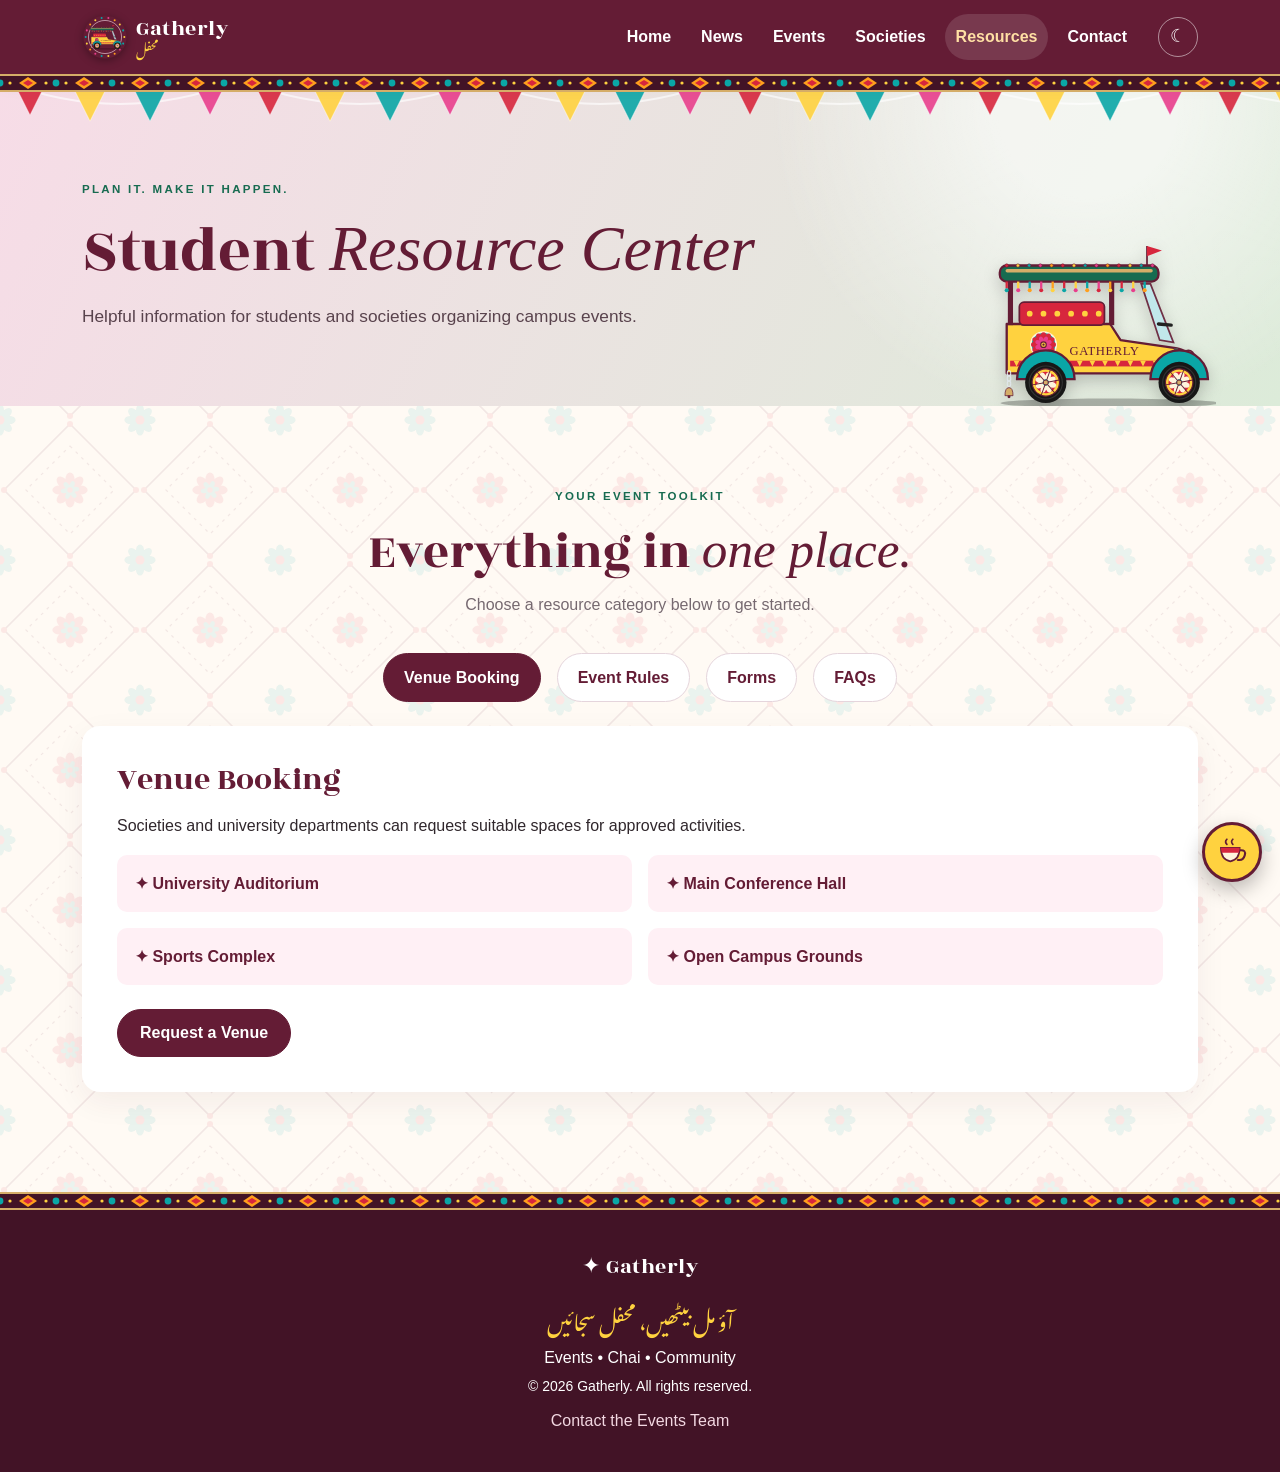
<file: resources.html>
<!DOCTYPE html>
<html lang="en">
<head>
  <meta charset="UTF-8">
  <meta name="viewport" content="width=device-width, initial-scale=1.0">
  <meta name="description" content="Gatherly - your campus mehfil: events, societies, chai and shayari.">
  <title>Resource Center | Gatherly</title>
  <link rel="icon" href="images/logo.svg" type="image/svg+xml">
  <link rel="preconnect" href="https://fonts.googleapis.com">
  <link rel="preconnect" href="https://fonts.gstatic.com" crossorigin>
  <link href="https://fonts.googleapis.com/css2?family=Noto+Nastaliq+Urdu:wght@400;600&family=Rozha+One&display=swap" rel="stylesheet">
  <link href="https://cdn.jsdelivr.net/npm/bootstrap@5.3.3/dist/css/bootstrap.min.css" rel="stylesheet">
  <link rel="stylesheet" href="css/style.css">
  
</head>
<body>
<nav class="navbar navbar-expand-lg navbar-dark sticky-top">
  <div class="container">
    <a class="navbar-brand d-flex align-items-center gap-2" href="index.html">
      <img src="images/logo.svg" alt="Gatherly logo" class="brand-logo"> <span class="brand-text">Gatherly<small lang="ur" dir="rtl">محفل</small></span>
    </a>
    <button class="navbar-toggler" type="button" data-bs-toggle="collapse" data-bs-target="#mainNav" aria-controls="mainNav" aria-expanded="false" aria-label="Toggle navigation">
      <span class="navbar-toggler-icon"></span>
    </button>
    <div class="collapse navbar-collapse" id="mainNav">
      <ul class="navbar-nav ms-auto">
        <li class="nav-item"><a class="nav-link" href="index.html">Home</a></li>
        <li class="nav-item"><a class="nav-link" href="news.html">News</a></li>
        <li class="nav-item"><a class="nav-link" href="events.html">Events</a></li>
        <li class="nav-item"><a class="nav-link" href="societies.html">Societies</a></li>
        <li class="nav-item"><a class="nav-link active" aria-current="page" href="resources.html">Resources</a></li>
        <li class="nav-item"><a class="nav-link" href="contact.html">Contact</a></li>
      </ul>
      <button class="theme-toggle ms-lg-3" type="button" onclick="toggleTheme()" aria-label="Toggle dark mode">☾</button>
    </div>
  </div>
</nav>

<header class="page-hero"><div class="container"><span class="eyebrow">PLAN IT. MAKE IT HAPPEN.</span><h1>Student <em>Resource Center</em></h1><p>Helpful information for students and societies organizing campus events.</p></div><img class="page-hero-deco" src="images/art/rickshaw.svg" alt="" aria-hidden="true"></header>
<section class="container section-space">
  <div class="section-heading"><span class="eyebrow text-emerald">YOUR EVENT TOOLKIT</span><h2>Everything in <em>one place.</em></h2><p>Choose a resource category below to get started.</p></div>
  <ul class="nav nav-pills resource-tabs mb-4" id="resourceTabs" role="tablist">
    <li class="nav-item" role="presentation"><button class="nav-link active" id="venue-tab" data-bs-toggle="pill" data-bs-target="#venue" type="button" role="tab">Venue Booking</button></li>
    <li class="nav-item" role="presentation"><button class="nav-link" id="rules-tab" data-bs-toggle="pill" data-bs-target="#rules" type="button" role="tab">Event Rules</button></li>
    <li class="nav-item" role="presentation"><button class="nav-link" id="forms-tab" data-bs-toggle="pill" data-bs-target="#forms" type="button" role="tab">Forms</button></li>
    <li class="nav-item" role="presentation"><button class="nav-link" id="faqs-tab" data-bs-toggle="pill" data-bs-target="#faqs" type="button" role="tab">FAQs</button></li>
  </ul>
  <div class="tab-content resource-panel">
    <div class="tab-pane fade show active" id="venue" role="tabpanel" aria-labelledby="venue-tab"><h2>Venue Booking</h2><p>Societies and university departments can request suitable spaces for approved activities.</p><div class="row g-3"><div class="col-sm-6"><div class="resource-item">✦ University Auditorium</div></div><div class="col-sm-6"><div class="resource-item">✦ Main Conference Hall</div></div><div class="col-sm-6"><div class="resource-item">✦ Sports Complex</div></div><div class="col-sm-6"><div class="resource-item">✦ Open Campus Grounds</div></div></div><a href="contact.html" class="btn btn-wine mt-4">Request a Venue</a></div>
    <div class="tab-pane fade" id="rules" role="tabpanel" aria-labelledby="rules-tab"><h2>Event Organization Rules</h2><ol class="resource-list"><li>Submit event proposals before the planned event date.</li><li>Obtain approval from the relevant university department.</li><li>Respect university facilities, staff and fellow students.</li><li>Maintain safety and discipline throughout the activity.</li><li>Leave the venue clean and return borrowed equipment.</li></ol></div>
    <div class="tab-pane fade" id="forms" role="tabpanel" aria-labelledby="forms-tab"><h2>Useful Forms</h2><p>Use the proposal page to submit your event idea. The following starter documents can be prepared by your department.</p><div class="resource-item mb-2">Event proposal — submit through <a href="contact.html">Contact & Event Proposal</a>.</div><div class="resource-item mb-2">Venue request — contact the Events Team for the official form.</div><div class="resource-item">Volunteer registration — contact the relevant society.</div></div>
    <div class="tab-pane fade" id="faqs" role="tabpanel" aria-labelledby="faqs-tab"><h2>Frequently Asked Questions</h2><div class="accordion news-accordion" id="faqAccordion">
      <div class="accordion-item"><h3 class="accordion-header"><button class="accordion-button" type="button" data-bs-toggle="collapse" data-bs-target="#faqOne">Who can organize an event?</button></h3><div id="faqOne" class="accordion-collapse collapse show" data-bs-parent="#faqAccordion"><div class="accordion-body">Registered student societies and authorized university departments can propose events.</div></div></div>
      <div class="accordion-item"><h3 class="accordion-header"><button class="accordion-button collapsed" type="button" data-bs-toggle="collapse" data-bs-target="#faqTwo">How can I request a venue?</button></h3><div id="faqTwo" class="accordion-collapse collapse" data-bs-parent="#faqAccordion"><div class="accordion-body">Submit your event proposal and contact the Events Team for venue availability and approval.</div></div></div>
      <div class="accordion-item"><h3 class="accordion-header"><button class="accordion-button collapsed" type="button" data-bs-toggle="collapse" data-bs-target="#faqThree">Can students volunteer?</button></h3><div id="faqThree" class="accordion-collapse collapse" data-bs-parent="#faqAccordion"><div class="accordion-body">Yes. Contact a society or the Events Team to ask about volunteer opportunities.</div></div></div>
    </div></div>
  </div>
</section>

<div class="truck-stripe" aria-hidden="true"></div>
<footer class="site-footer">
  <div class="container text-center">
    <a class="footer-brand" href="index.html">✦ Gatherly</a>
    <p class="footer-urdu" lang="ur" dir="rtl">آؤ مل بیٹھیں، محفل سجائیں</p>
    <p class="mb-1">Events • Chai • Community</p>
    <p class="small mb-2">© 2026 Gatherly. All rights reserved.</p>
    <a href="contact.html">Contact the Events Team</a>
  </div>
</footer>
<script src="https://cdn.jsdelivr.net/npm/bootstrap@5.3.3/dist/js/bootstrap.bundle.min.js"></script>
<script src="js/script.js"></script>
</body>
</html>
</file>
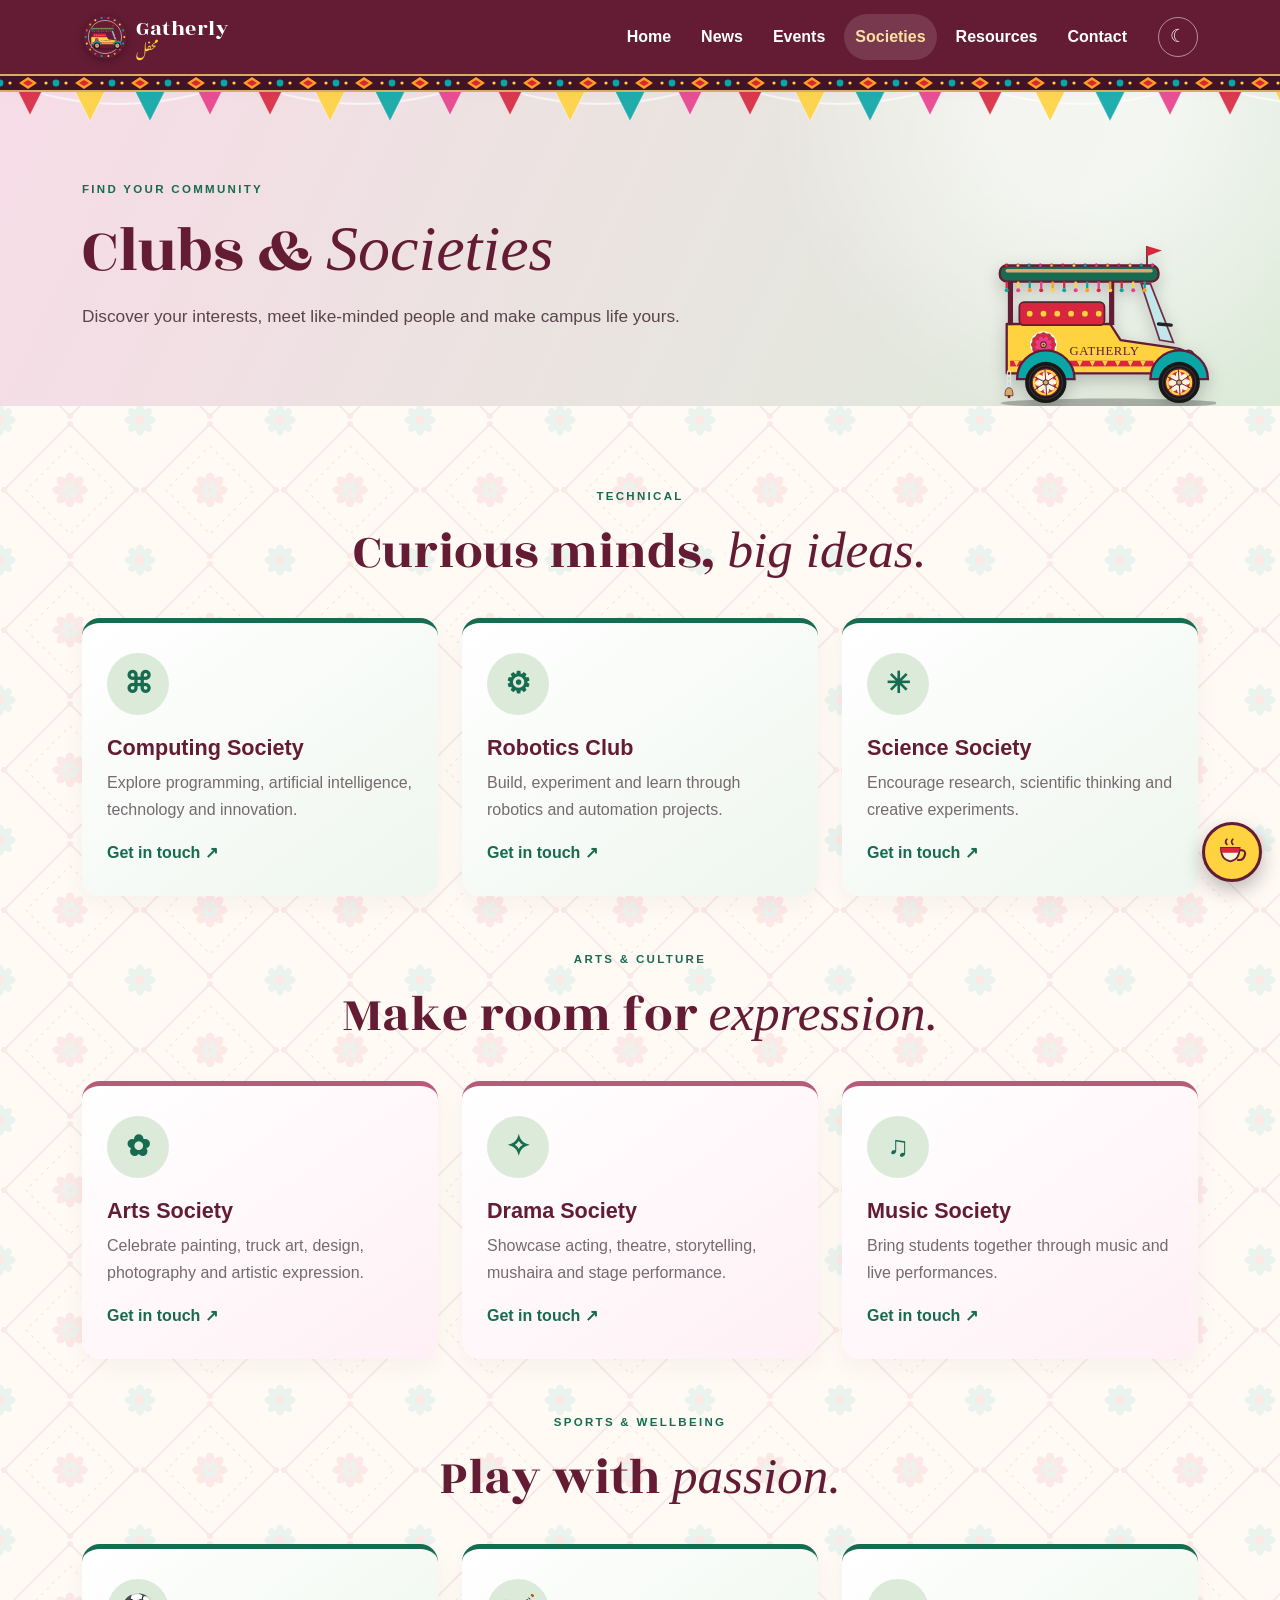
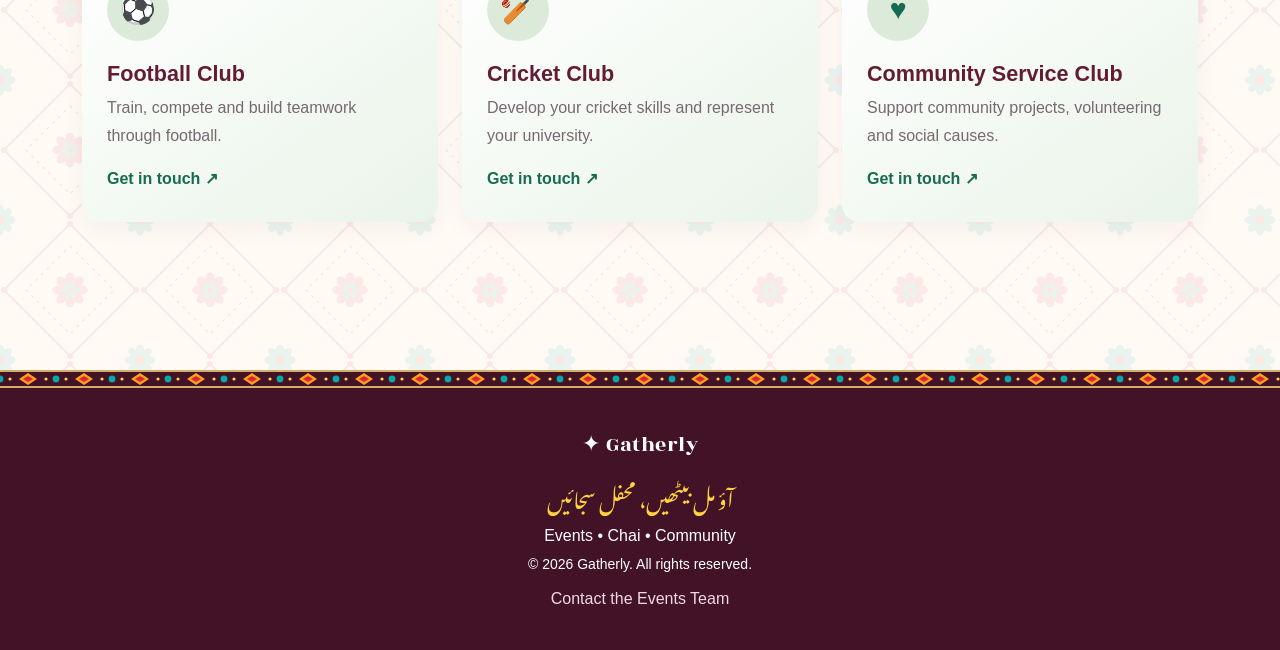
<file: societies.html>
<!DOCTYPE html>
<html lang="en">
<head>
  <meta charset="UTF-8">
  <meta name="viewport" content="width=device-width, initial-scale=1.0">
  <meta name="description" content="Gatherly - your campus mehfil: events, societies, chai and shayari.">
  <title>Clubs & Societies | Gatherly</title>
  <link rel="icon" href="images/logo.svg" type="image/svg+xml">
  <link rel="preconnect" href="https://fonts.googleapis.com">
  <link rel="preconnect" href="https://fonts.gstatic.com" crossorigin>
  <link href="https://fonts.googleapis.com/css2?family=Noto+Nastaliq+Urdu:wght@400;600&family=Rozha+One&display=swap" rel="stylesheet">
  <link href="https://cdn.jsdelivr.net/npm/bootstrap@5.3.3/dist/css/bootstrap.min.css" rel="stylesheet">
  <link rel="stylesheet" href="css/style.css">
  
</head>
<body>
<nav class="navbar navbar-expand-lg navbar-dark sticky-top">
  <div class="container">
    <a class="navbar-brand d-flex align-items-center gap-2" href="index.html">
      <img src="images/logo.svg" alt="Gatherly logo" class="brand-logo"> <span class="brand-text">Gatherly<small lang="ur" dir="rtl">محفل</small></span>
    </a>
    <button class="navbar-toggler" type="button" data-bs-toggle="collapse" data-bs-target="#mainNav" aria-controls="mainNav" aria-expanded="false" aria-label="Toggle navigation">
      <span class="navbar-toggler-icon"></span>
    </button>
    <div class="collapse navbar-collapse" id="mainNav">
      <ul class="navbar-nav ms-auto">
        <li class="nav-item"><a class="nav-link" href="index.html">Home</a></li>
        <li class="nav-item"><a class="nav-link" href="news.html">News</a></li>
        <li class="nav-item"><a class="nav-link" href="events.html">Events</a></li>
        <li class="nav-item"><a class="nav-link active" aria-current="page" href="societies.html">Societies</a></li>
        <li class="nav-item"><a class="nav-link" href="resources.html">Resources</a></li>
        <li class="nav-item"><a class="nav-link" href="contact.html">Contact</a></li>
      </ul>
      <button class="theme-toggle ms-lg-3" type="button" onclick="toggleTheme()" aria-label="Toggle dark mode">☾</button>
    </div>
  </div>
</nav>

<header class="page-hero"><div class="container"><span class="eyebrow">FIND YOUR COMMUNITY</span><h1>Clubs & <em>Societies</em></h1><p>Discover your interests, meet like-minded people and make campus life yours.</p></div><img class="page-hero-deco" src="images/art/rickshaw.svg" alt="" aria-hidden="true"></header>
<section class="container section-space">
  <div class="section-heading"><span class="eyebrow text-emerald">TECHNICAL</span><h2>Curious minds, <em>big ideas.</em></h2></div>
  <div class="row g-4 mb-5">
    <div class="col-md-4"><article class="society-card"><div class="society-icon">⌘</div><h3>Computing Society</h3><p>Explore programming, artificial intelligence, technology and innovation.</p><a href="contact.html" class="text-link">Get in touch ↗</a></article></div>
    <div class="col-md-4"><article class="society-card"><div class="society-icon">⚙</div><h3>Robotics Club</h3><p>Build, experiment and learn through robotics and automation projects.</p><a href="contact.html" class="text-link">Get in touch ↗</a></article></div>
    <div class="col-md-4"><article class="society-card"><div class="society-icon">✳</div><h3>Science Society</h3><p>Encourage research, scientific thinking and creative experiments.</p><a href="contact.html" class="text-link">Get in touch ↗</a></article></div>
  </div>
  <div class="section-heading"><span class="eyebrow text-emerald">ARTS & CULTURE</span><h2>Make room for <em>expression.</em></h2></div>
  <div class="row g-4 mb-5">
    <div class="col-md-4"><article class="society-card society-pink"><div class="society-icon">✿</div><h3>Arts Society</h3><p>Celebrate painting, truck art, design, photography and artistic expression.</p><a href="contact.html" class="text-link">Get in touch ↗</a></article></div>
    <div class="col-md-4"><article class="society-card society-pink"><div class="society-icon">✧</div><h3>Drama Society</h3><p>Showcase acting, theatre, storytelling, mushaira and stage performance.</p><a href="contact.html" class="text-link">Get in touch ↗</a></article></div>
    <div class="col-md-4"><article class="society-card society-pink"><div class="society-icon">♫</div><h3>Music Society</h3><p>Bring students together through music and live performances.</p><a href="contact.html" class="text-link">Get in touch ↗</a></article></div>
  </div>
  <div class="section-heading"><span class="eyebrow text-emerald">SPORTS & WELLBEING</span><h2>Play with <em>passion.</em></h2></div>
  <div class="row g-4 mb-5">
    <div class="col-md-4"><article class="society-card society-green"><div class="society-icon">⚽</div><h3>Football Club</h3><p>Train, compete and build teamwork through football.</p><a href="contact.html" class="text-link">Get in touch ↗</a></article></div>
    <div class="col-md-4"><article class="society-card society-green"><div class="society-icon">🏏</div><h3>Cricket Club</h3><p>Develop your cricket skills and represent your university.</p><a href="contact.html" class="text-link">Get in touch ↗</a></article></div>
    <div class="col-md-4"><article class="society-card society-green"><div class="society-icon">♥</div><h3>Community Service Club</h3><p>Support community projects, volunteering and social causes.</p><a href="contact.html" class="text-link">Get in touch ↗</a></article></div>
  </div>
</section>

<div class="truck-stripe" aria-hidden="true"></div>
<footer class="site-footer">
  <div class="container text-center">
    <a class="footer-brand" href="index.html">✦ Gatherly</a>
    <p class="footer-urdu" lang="ur" dir="rtl">آؤ مل بیٹھیں، محفل سجائیں</p>
    <p class="mb-1">Events • Chai • Community</p>
    <p class="small mb-2">© 2026 Gatherly. All rights reserved.</p>
    <a href="contact.html">Contact the Events Team</a>
  </div>
</footer>
<script src="https://cdn.jsdelivr.net/npm/bootstrap@5.3.3/dist/js/bootstrap.bundle.min.js"></script>
<script src="js/script.js"></script>
</body>
</html>
</file>
<file: css/style.css>
:root{
 --wine:#641c35;--wine-deep:#421326;--pink:#f7dce7;--pink-soft:#fff0f5;
 --sage:#dcebd9;--emerald:#176b50;--emerald-dark:#104d3b;--cream:#fffaf4;
 --ink:#30272c;--muted:#766970;--gold:#d5ad68;--white:#fff;
}
*{box-sizing:border-box}
html{scroll-behavior:smooth}
body{font-family:"Segoe UI",Arial,sans-serif;background:var(--cream);color:var(--ink);line-height:1.7;overflow-x:hidden}
a{color:var(--emerald)}
.navbar{background:var(--wine);padding:13px 0;box-shadow:0 5px 20px #32101d24}
.brand-logo{width:38px;height:38px;object-fit:contain}
.navbar-brand{font-weight:800;letter-spacing:.5px;color:#fff!important;font-size:1.35rem}
.nav-link{color:#fff!important;font-weight:600;margin:0 4px;padding:9px 11px!important;border-radius:30px;transition:.25s}
.nav-link:hover,.nav-link.active{background:#ffffff20;color:#ffe0a4!important}
.theme-toggle{border:1px solid #ffffff80;color:white;background:transparent;border-radius:50%;width:40px;height:40px;font-size:1.1rem;transition:.25s}
.theme-toggle:hover{background:#fff;color:var(--wine);transform:rotate(-12deg)}
.hero-section{min-height:590px;display:flex;align-items:center;text-align:center;position:relative;overflow:hidden;color:#fff;background:linear-gradient(125deg,#45152b 0%,#702640 48%,#176b50 100%)}
.hero-section:before,.hero-section:after{content:"";position:absolute;width:360px;height:360px;border:1px solid #ffffff30;border-radius:50%;pointer-events:none}
.hero-section:before{left:-140px;top:-130px;box-shadow:0 0 0 25px #ffffff08,0 0 0 55px #ffffff08}
.hero-section:after{right:-150px;bottom:-180px;box-shadow:0 0 0 25px #ffffff08,0 0 0 55px #ffffff08}
.hero-pattern{position:absolute;inset:0;opacity:.15;background-image:repeating-linear-gradient(45deg,transparent 0 28px,#fff 29px 30px,transparent 31px 58px),repeating-linear-gradient(-45deg,transparent 0 28px,#fff 29px 30px,transparent 31px 58px);mask-image:linear-gradient(90deg,black,transparent 55%,black)}
.hero-content{position:relative;z-index:1;padding:90px 15px}
.eyebrow{display:inline-block;font-size:.72rem;letter-spacing:2.3px;font-weight:800;color:#f6d9a0;margin-bottom:14px}
.text-emerald{color:var(--emerald)!important}
.hero-section h1{font-size:clamp(3rem,7vw,5.8rem);font-weight:900;line-height:1.02;letter-spacing:-2px;margin-bottom:22px}
h1 em,h2 em{font-family:Georgia,serif;font-weight:500}
.hero-section p{max-width:650px;margin:0 auto 28px;font-size:1.12rem;color:#fff0f4}
.btn{border-radius:30px;font-weight:700;padding:11px 22px;transition:transform .25s,box-shadow .25s,background .25s}
.btn:hover{transform:translateY(-3px);box-shadow:0 8px 18px #250c1725}
.btn-cream{background:#fff2e3;color:var(--wine);border:1px solid #fff2e3}
.btn-outline-light:hover{color:var(--wine)}
.btn-wine{background:var(--wine);color:#fff;border:1px solid var(--wine)}
.btn-wine:hover{background:var(--emerald);border-color:var(--emerald);color:#fff}
.hero-stamp{position:absolute;right:7%;bottom:40px;border:1px solid #ffffff80;border-radius:50%;width:105px;height:105px;display:grid;place-content:center;font-size:.7rem;line-height:1.25;letter-spacing:2px;font-weight:800;transform:rotate(12deg)}
.hero-stamp span{font-size:1.2rem;color:#f6d9a0}
.page-hero{padding:82px 0 75px;background:radial-gradient(circle at 85% 10%,#fff9 0 8%,transparent 28%),linear-gradient(115deg,var(--pink),var(--sage));position:relative;overflow:hidden}
.page-hero:after{content:"✿  ✧  ❋";position:absolute;right:5%;bottom:12px;font-size:3rem;letter-spacing:15px;color:#641c3520}
.page-hero h1{font-size:clamp(2.5rem,5vw,4rem);font-weight:900;color:var(--wine);line-height:1.1}
.page-hero p{font-size:1.08rem;color:#59434d;max-width:700px;margin:15px 0 0}
.section-space{padding-top:75px;padding-bottom:75px}
.section-heading{text-align:center;margin:0 auto 35px;max-width:700px}
.section-heading h2,.countdown-layout h2,.proposal-form h2,.col-lg-5 h2{font-size:clamp(2rem,4vw,3.2rem);font-weight:850;color:var(--wine);line-height:1.15}
.section-heading p{color:var(--muted)}
.feature-card,.event-card{background:#fff;border-radius:18px;overflow:hidden;box-shadow:0 10px 30px #4b26300d;transition:.3s;height:100%}
.feature-card:hover,.event-card:hover{transform:translateY(-8px);box-shadow:0 18px 35px #4b263020}
.feature-card>img,.event-card>img{width:100%;height:230px;object-fit:cover;display:block}
.feature-card-body,.event-card-body{padding:25px}
.feature-card h3,.event-card h3,.society-card h3{font-size:1.35rem;color:var(--wine);font-weight:800;margin:12px 0 8px}
.feature-card p,.event-card p,.society-card p{color:var(--muted)}
.category-tag{display:inline-block;border-radius:30px;padding:5px 11px;font-size:.67rem;font-weight:900;letter-spacing:1px}
.tag-academic{background:#e3e9ff;color:#384d9c}.tag-cultural{background:#fbe0e9;color:#8d3153}.tag-sports{background:#dff1e3;color:#176b50}.tag-career{background:#fff0d2;color:#875b12}
.text-link{font-weight:800;color:var(--emerald);text-decoration:none}.text-link:hover{color:var(--wine)}
.countdown-band{background:linear-gradient(110deg,var(--wine-deep),var(--wine));color:#fff;padding:55px 0}
.countdown-layout{display:flex;align-items:center;justify-content:space-between;gap:30px}
.countdown-layout h2{color:#fff;margin:0}.countdown-layout p{margin:8px 0 0;color:#f5dce5}
.countdown{display:flex;flex-wrap:wrap;gap:10px;justify-content:center}
.countdown span{background:#ffffff16;border:1px solid #ffffff40;border-radius:12px;min-width:85px;padding:12px 15px;text-align:center;font-size:1.5rem;font-weight:900}
.countdown small{display:block;font-size:.62rem;letter-spacing:1px;text-transform:uppercase;color:#f5dce5}
.editorial-image{width:100%;max-height:410px;object-fit:cover;box-shadow:18px 18px 0 var(--sage)}
.editorial-carousel{border-radius:20px;overflow:hidden;background:var(--wine)}
.editorial-carousel img{height:440px;object-fit:cover;opacity:.82}
.carousel-caption{background:#32101dbb;border-radius:12px;padding:15px}
.news-accordion .accordion-item{border:0;border-radius:12px!important;overflow:hidden;margin-bottom:12px;box-shadow:0 5px 18px #4b263010}
.news-accordion .accordion-button{background:var(--pink-soft);color:var(--wine);font-weight:800;padding:20px}
.news-accordion .accordion-button:not(.collapsed){background:var(--wine);color:#fff;box-shadow:none}
.news-accordion .accordion-button:focus{box-shadow:none}
.news-accordion .accordion-body{background:#fff;padding:22px;color:var(--muted)}
.filter-toolbar{display:flex;gap:9px;justify-content:center;flex-wrap:wrap;margin-bottom:32px}
.filter-btn{border:1px solid #d8c3cc;background:#fff;color:var(--wine);border-radius:30px;padding:9px 19px;font-weight:750;transition:.2s}
.filter-btn:hover,.filter-btn.active{background:var(--wine);border-color:var(--wine);color:#fff}
.event-date{font-size:.75rem;font-weight:900;letter-spacing:1px;color:var(--emerald)!important;margin:14px 0 4px}
.event-modal{border:0;border-radius:18px;overflow:hidden}.event-modal .modal-header{background:var(--pink-soft);color:var(--wine)}
.society-card{height:100%;padding:30px 25px;background:linear-gradient(145deg,#fff,#eff6ef);border-radius:18px;border-top:5px solid var(--emerald);box-shadow:0 8px 25px #4b26300c;transition:.3s}
.society-card:hover{transform:translateY(-7px);box-shadow:0 15px 30px #4b263018}
.society-pink{background:linear-gradient(145deg,#fff,#fff0f5);border-top-color:#b85b7b}
.society-green{background:linear-gradient(145deg,#fff,#eaf4e9)}
.society-icon{width:62px;height:62px;border-radius:50%;display:grid;place-items:center;background:var(--sage);color:var(--emerald);font-size:1.8rem;font-weight:800;margin-bottom:20px;transition:.3s}
.society-card:hover .society-icon{transform:rotate(12deg) scale(1.08);background:var(--pink);color:var(--wine)}
.resource-tabs{gap:8px;justify-content:center;flex-wrap:wrap}
.resource-tabs .nav-link{border-radius:30px;background:#fff;color:var(--wine)!important;border:1px solid #e5d5dc;padding:10px 20px!important}
.resource-tabs .nav-link.active{background:var(--wine);color:#fff!important;border-color:var(--wine)}
.resource-panel{background:#fff;border-radius:18px;padding:35px;box-shadow:0 10px 30px #4b263010}
.resource-panel h2{color:var(--wine);font-weight:850;margin-bottom:12px}
.resource-item{background:var(--pink-soft);padding:15px 18px;border-radius:10px;color:var(--wine);font-weight:650}
.resource-list li{padding:8px 0;color:var(--muted)}
.contact-detail{display:flex;gap:15px;align-items:flex-start;padding:15px 0;border-bottom:1px solid #eadde2}
.contact-detail>span{width:42px;height:42px;display:grid;place-items:center;border-radius:50%;background:var(--sage);color:var(--emerald);font-size:1.3rem;flex-shrink:0}
.contact-detail a{text-decoration:none}
.map-frame{overflow:hidden;border-radius:15px;box-shadow:0 8px 24px #4b263015}
.proposal-form{background:#fff;padding:32px;border-radius:20px;box-shadow:0 10px 35px #4b263012}
.form-label{font-weight:750;color:var(--wine)}
.form-control,.form-select{border:1px solid #dfcdd5;border-radius:9px;padding:11px 13px}
.form-control:focus,.form-select:focus{border-color:var(--emerald);box-shadow:0 0 0 .2rem #176b5020}
.form-message{font-weight:700}
.site-footer{background:var(--wine-deep);color:#fff;padding:38px 0;margin-top:25px}
.footer-brand{display:inline-block;color:#fff;text-decoration:none;font-size:1.4rem;font-weight:900;margin-bottom:8px}
.site-footer a:not(.footer-brand){color:#f3d8e2;text-decoration:none}.site-footer a:hover{color:#f6d9a0}
body.dark-mode{--cream:#19151a;--ink:#f7edf2;--muted:#d0bdc7;background:#19151a;color:#f7edf2}
body.dark-mode .page-hero{background:linear-gradient(115deg,#442638,#244637)}
body.dark-mode .page-hero h1,body.dark-mode .page-hero p{color:#fff}
body.dark-mode .section-heading h2,body.dark-mode .col-lg-5 h2{color:#f2c4d5}
body.dark-mode .feature-card,body.dark-mode .event-card,body.dark-mode .society-card,body.dark-mode .proposal-form,body.dark-mode .resource-panel{background:#2d252d;color:#f7edf2}
body.dark-mode .feature-card h3,body.dark-mode .event-card h3,body.dark-mode .society-card h3,body.dark-mode .resource-panel h2{color:#f2c4d5}
body.dark-mode .feature-card p,body.dark-mode .event-card p,body.dark-mode .society-card p{color:#d0bdc7}
body.dark-mode .news-accordion .accordion-body{background:#2d252d;color:#f7edf2}
body.dark-mode .news-accordion .accordion-button{background:#46313e;color:#f7edf2}
body.dark-mode .news-accordion .accordion-button:not(.collapsed){background:var(--wine)}
body.dark-mode .resource-item{background:#46313e;color:#f7edf2}
body.dark-mode .form-control,body.dark-mode .form-select{background:#352c35;color:#fff;border-color:#66505f}
body.dark-mode .form-label{color:#f2c4d5}
body.dark-mode .contact-detail{border-color:#594653}
body.dark-mode .contact-detail strong{color:#f2c4d5}
body.dark-mode .resource-tabs .nav-link{background:#352c35;color:#fff!important;border-color:#66505f}
body.dark-mode .resource-tabs .nav-link.active{background:var(--wine)}
body.dark-mode .filter-btn{background:#352c35;color:#f2c4d5;border-color:#66505f}
body.dark-mode .filter-btn.active,body.dark-mode .filter-btn:hover{background:var(--wine);color:#fff}
@media(max-width:767.98px){
 .hero-section{min-height:520px}.hero-content{padding:75px 15px}.hero-stamp{display:none}
 .page-hero{padding:58px 0}.section-space{padding-top:55px;padding-bottom:55px}
 .countdown-layout{flex-direction:column;text-align:center}.countdown span{min-width:70px}
 .editorial-carousel img{height:280px}.proposal-form,.resource-panel{padding:22px}
}
@media(prefers-reduced-motion:reduce){*,*::before,*::after{scroll-behavior:auto!important;animation-duration:.01ms!important;transition-duration:.01ms!important}}

/* =====================================================================
   GATHERLY - desi layer: truck art, rickshaws, chai and shayari
   ===================================================================== */
:root{--tr-red:#d7263d;--tr-pink:#e83e8c;--tr-saffron:#ff9f1c;--tr-yellow:#ffd23f;--tr-teal:#0aa6a6;--display:"Rozha One",Georgia,"Times New Roman",serif;--urdu:"Noto Nastaliq Urdu","Jameel Noori Nastaleeq","Urdu Typesetting","Segoe UI",Tahoma,serif}
[lang="ur"]{font-family:var(--urdu);line-height:2.3}

/* display type */
.hero-section h1,.page-hero h1,.section-heading h2,.countdown-layout h2,.proposal-form h2,.col-lg-5 h2,.resource-panel h2,.studio-title,.chai-section h2{font-family:var(--display);font-weight:400;letter-spacing:0}
.hero-section h1{letter-spacing:-1px}
.col-lg-6>h2{font-family:var(--display);font-weight:400;color:var(--wine);font-size:clamp(2rem,4vw,3.2rem);line-height:1.15}
body.dark-mode .col-lg-6>h2{color:#f2c4d5}
.footer-brand,.navbar-brand{font-family:var(--display);font-weight:400!important;letter-spacing:.5px}

/* navigation */
.brand-text{display:flex;flex-direction:column;line-height:1.05}
.brand-text small{font-family:var(--urdu);font-size:.78rem;color:var(--tr-yellow);line-height:1.2;text-align:left;letter-spacing:0}
.navbar::after{content:"";position:absolute;left:0;right:0;bottom:-18px;height:18px;background:url(../images/art/stripe.svg) repeat-x;pointer-events:none}
.truck-stripe{height:18px;background:url(../images/art/stripe.svg) repeat-x;margin-top:25px}
.site-footer{margin-top:0}

/* hero */
.hero-section{background:linear-gradient(125deg,#45152b 0%,#8c1f4a 46%,#176b50 100%)}
.hero-bunting{position:absolute;top:0;left:0;right:0;height:56px;background:url(../images/art/bunting.svg) repeat-x;z-index:1;pointer-events:none}
.hero-content{padding:100px 15px 200px}
.hero-urdu{font-size:clamp(1.5rem,4vw,2.3rem);color:var(--tr-yellow)!important;margin:0 auto!important;line-height:2!important}
.hero-roman{font-style:italic;letter-spacing:.5px;margin-bottom:14px!important;opacity:.95}
.hero-stamp{bottom:200px;border-color:var(--tr-yellow);color:var(--tr-yellow);background:#00000022;animation:stampSpin 18s linear infinite}
@keyframes stampSpin{to{transform:rotate(372deg)}}
.hero-road{position:absolute;left:0;right:0;bottom:0;height:48px;background:#24141f;border-top:5px solid var(--tr-yellow);z-index:2}
.hero-road::after{content:"";position:absolute;left:0;right:0;top:26px;height:4px;background:repeating-linear-gradient(90deg,var(--tr-yellow) 0 34px,transparent 34px 64px);opacity:.85;animation:roadMove 1s linear infinite}
@keyframes roadMove{to{background-position:-64px 0}}
.hero-rickshaw{position:absolute;bottom:14px;left:0;width:200px;padding:0;border:0;background:none;cursor:pointer;animation:drive 24s linear infinite;z-index:3;-webkit-tap-highlight-color:transparent}
@keyframes drive{from{transform:translateX(-230px)}to{transform:translateX(calc(100vw + 40px))}}
.rickshaw-svg{display:block;width:100%;height:auto;overflow:visible;filter:drop-shadow(0 6px 6px #0004)}
.wh{transform-box:fill-box;transform-origin:center;animation:wheelSpin .7s linear infinite}
@keyframes wheelSpin{to{transform:rotate(360deg)}}
.hero-rickshaw.honk .rickshaw-svg{animation:wiggle .45s ease}
@keyframes wiggle{0%,100%{transform:rotate(0)}20%{transform:rotate(-4deg) translateY(-6px)}50%{transform:rotate(3deg) translateY(-3px)}80%{transform:rotate(-2deg)}}
.rickshaw-bubble{position:absolute;bottom:100%;left:46%;transform:translateX(-50%) scale(.7);transform-origin:bottom center;background:#fff;color:var(--wine);border-radius:16px;padding:4px 16px;font-family:var(--urdu);font-weight:600;font-size:1rem;white-space:nowrap;opacity:0;transition:opacity .2s,transform .25s;pointer-events:none;box-shadow:0 6px 16px #0004}
.rickshaw-bubble::after{content:"";position:absolute;left:50%;top:100%;margin-left:-7px;border:7px solid transparent;border-top-color:#fff}
.rickshaw-bubble.show{opacity:1;transform:translateX(-50%) scale(1)}
.rickshaw-bubble small{display:block;font-family:"Segoe UI",Arial,sans-serif;font-size:.68rem;color:var(--emerald);letter-spacing:.5px;line-height:1.2;text-align:center}
.hero-hint{position:absolute;right:16px;top:12px;font-size:.62rem;letter-spacing:2px;text-transform:uppercase;color:#ffe9b0;opacity:.8}

/* inner page heroes */
.page-hero:after{display:none}
.page-hero:before{content:"";position:absolute;top:0;left:0;right:0;height:56px;background:url(../images/art/bunting.svg) repeat-x;opacity:.9;pointer-events:none}
.page-hero{padding-top:100px}
.page-hero .container{position:relative;z-index:1}
.page-hero .eyebrow{color:var(--emerald)}
body.dark-mode .page-hero .eyebrow{color:var(--tr-yellow)}
.page-hero-deco{position:absolute;right:5%;bottom:-4px;width:min(230px,26vw);z-index:0;pointer-events:none;filter:drop-shadow(0 6px 8px #0003)}
.feature-card>img,.event-card>img{border-bottom:5px solid var(--tr-yellow)}
.editorial-image{min-height:300px;object-fit:cover;box-shadow:18px 18px 0 var(--tr-yellow),18px 18px 0 3px var(--wine)}
.editorial-carousel{border:4px solid var(--wine);box-shadow:0 0 0 6px var(--tr-yellow),0 18px 40px #0003}
.editorial-carousel img{opacity:1}

/* slogan ticker */
.slogan-ticker{background:var(--tr-yellow);color:var(--wine-deep);border-block:3px solid var(--wine);overflow:hidden;white-space:nowrap}
.ticker-track{display:inline-flex;animation:tick 48s linear infinite;will-change:transform}
.slogan-ticker:hover .ticker-track{animation-play-state:paused}
.ticker-track span{display:inline-flex;align-items:center;gap:10px;padding:6px 22px;font-weight:800;font-size:.9rem}
.ticker-track span b{font-family:var(--urdu);font-weight:600;font-size:1.15rem;color:var(--tr-red)}
.ticker-track span i{color:var(--wine);font-style:normal;margin-left:22px}
@keyframes tick{to{transform:translateX(-50%)}}

/* shayari */
.shayari-section{position:relative;padding:90px 0 80px;color:#fff;background:radial-gradient(circle at 15% 10%,#8c1f4a55,transparent 40%),radial-gradient(circle at 90% 90%,#176b5055,transparent 40%),linear-gradient(165deg,#2b0f23,#421326 60%,#10372b)}
.shayari-section::before,.shayari-section::after{content:"";position:absolute;left:0;right:0;height:18px;background:url(../images/art/stripe.svg) repeat-x}
.shayari-section::before{top:0}.shayari-section::after{bottom:0}
.shayari-section .section-heading h2{color:#fff}.shayari-section .section-heading p{color:#f1d6e0}
.shayari-section .eyebrow{color:var(--tr-yellow)}
.shayari-card{position:relative;max-width:840px;margin:0 auto;padding:54px 28px 34px;text-align:center;color:var(--wine-deep);border-radius:24px;border:3px solid var(--gold);background:radial-gradient(circle at 50% 0,#fffdf6,#fff3da);box-shadow:0 0 0 8px #ffffff14,0 30px 60px #0007;outline-offset:6px}
.shayari-card::before{content:"";position:absolute;inset:10px;border:2px dashed #d5ad6888;border-radius:16px;pointer-events:none}
.orn{position:absolute;font-size:1.5rem;color:var(--tr-red);line-height:1}
.orn-tl{top:18px;left:22px}.orn-tr{top:18px;right:22px}.orn-bl{bottom:16px;left:22px;color:var(--tr-teal)}.orn-br{bottom:16px;right:22px;color:var(--tr-teal)}
.sh-body{min-height:250px;display:flex;flex-direction:column;justify-content:center;transition:opacity .28s,transform .28s}
.sh-body.swap{opacity:0;transform:translateY(10px)}
.sh-urdu{margin:0 0 8px;font-size:clamp(1.3rem,3.6vw,2rem);line-height:2.4;color:var(--wine)}
.sh-roman{margin:0;font-style:italic;color:var(--emerald-dark);font-size:1.02rem}
.sh-english{margin:16px auto 0;max-width:560px;padding:12px 18px;border-radius:12px;background:var(--pink-soft);color:#59434d;font-size:.98rem}
.sh-controls{display:flex;align-items:center;justify-content:center;gap:18px;margin-top:22px}
.sh-count{font-weight:800;letter-spacing:2px;color:var(--wine);min-width:64px}
.sh-actions{display:flex;flex-wrap:wrap;gap:10px;justify-content:center;margin-top:16px}
.sh-btn{border:2px solid var(--wine);background:#fff;color:var(--wine);border-radius:30px;padding:7px 18px;font-weight:800;font-size:.9rem;transition:.2s}
.sh-btn:hover,.sh-btn:focus-visible{background:var(--wine);color:#fff;transform:translateY(-2px)}
.sh-round{width:44px;height:44px;padding:0;font-size:1.6rem;line-height:1;display:grid;place-items:center}
.sh-dots{display:flex;gap:8px;justify-content:center;margin-top:20px}
.sh-dots span{width:9px;height:9px;border-radius:50%;background:#d8c3cc;transition:.25s}
.sh-dots span.on{background:var(--tr-red);transform:scale(1.5)}

/* truck art studio */
.studio-title{font-size:clamp(2rem,4vw,3.2rem);color:var(--wine);line-height:1.15}
.truck-figure{margin:0;border-radius:22px;overflow:hidden;border:4px solid var(--wine);box-shadow:0 0 0 6px var(--tr-yellow),0 22px 44px #4b263030;background:#ffd7a8}
.truck-figure img{display:block;width:100%;transition:transform .6s}
.truck-figure:hover img{transform:scale(1.04)}
.truck-figure figcaption{background:var(--wine);color:#ffe9b0;padding:10px 16px;font-size:.85rem;letter-spacing:1px;text-align:center}
.swatch-row{display:flex;gap:12px;margin:14px 0 6px}
.swatch{width:38px;height:38px;border-radius:50%;border:3px solid #fff;box-shadow:0 0 0 2px var(--wine);transition:.2s}
.swatch:hover{transform:scale(1.12)}.swatch.active{box-shadow:0 0 0 4px var(--tr-yellow),0 0 0 6px var(--wine);transform:scale(1.12)}
.swatch-red{background:#d7263d}.swatch-teal{background:#0aa6a6}.swatch-pink{background:#e83e8c}.swatch-green{background:#176b50}
.plaque{--pl-a:#d7263d;--pl-b:#8c1228;position:relative;margin:26px 0 28px;padding:26px 18px 28px;border-radius:18px;text-align:center;color:#fff;background:radial-gradient(circle at 20% 10%,#ffffff30,transparent 45%),linear-gradient(135deg,var(--pl-a),var(--pl-b));border:5px solid var(--tr-yellow);box-shadow:0 0 0 4px var(--wine),0 16px 30px #0003;transition:background .4s}
.plaque::before{content:"";position:absolute;inset:7px;border:2px dashed #ffffffaa;border-radius:11px;pointer-events:none}
.plaque::after{content:"";position:absolute;left:14px;right:14px;bottom:-24px;height:18px;background:radial-gradient(circle at 50% 4px,var(--tr-yellow) 0 4px,transparent 5px) 0 0/24px 18px repeat-x}
.theme-teal{--pl-a:#0aa6a6;--pl-b:#075d6b}.theme-pink{--pl-a:#e83e8c;--pl-b:#8f1f58}.theme-green{--pl-a:#1f8a5b;--pl-b:#0e4a36}
.plaque.pop{animation:pop .38s ease}
@keyframes pop{40%{transform:scale(1.04) rotate(-.6deg)}}
.plaque-top{font-size:1.4rem;color:var(--tr-yellow);line-height:2.2}
.plaque-name{font-family:var(--display);font-size:clamp(2rem,6vw,3.1rem);letter-spacing:2px;text-transform:uppercase;overflow-wrap:anywhere;text-shadow:3px 3px 0 #0006;line-height:1.1}
.plaque-sub{margin-top:8px;font-size:.68rem;letter-spacing:4px;font-weight:800;opacity:.92}

/* chai section */
.chai-section{position:relative;padding:85px 0;color:#fff;background:radial-gradient(circle at 85% 15%,#ffd23f22,transparent 38%),linear-gradient(135deg,#0b4f56,#176b50 60%,#0c3d33);overflow:hidden}
.chai-section::before{content:"";position:absolute;inset:0;background-image:url("data:image/svg+xml,%3Csvg xmlns='http://www.w3.org/2000/svg' width='70' height='70'%3E%3Cpath d='M35 6 L64 35 L35 64 L6 35 Z' fill='none' stroke='%23fff' stroke-opacity='.08' stroke-width='2.5'/%3E%3C/svg%3E");pointer-events:none}
.chai-section .container{position:relative}
.chai-section h2{font-size:clamp(2rem,4vw,3.2rem);line-height:1.15;margin-bottom:6px}
.chai-section .eyebrow{color:var(--tr-yellow)}
.chai-lead{color:#d9efe6}
.chai-cup{width:min(300px,80%);--fill:1;--chai:#b87333;overflow:visible;filter:drop-shadow(0 18px 18px #0005)}
.chai-liquid{fill:var(--chai);transition:fill .6s}
.chai-lvl{transform:translateY(calc((1 - var(--fill)) * 84px));transition:transform .9s cubic-bezier(.3,.8,.3,1)}
.top-pista,.top-saffron{opacity:0;transition:opacity .4s}
.chai-cup[data-type="kashmiri"] .top-pista,.chai-cup[data-type="kahwa"] .top-saffron{opacity:1}
.steam-wrap{opacity:calc(var(--fill) * .85);transition:opacity .6s}
.steam{stroke-dasharray:70;animation:steam 3.2s ease-in-out infinite}
.steam.s2{animation-delay:.8s}.steam.s3{animation-delay:1.6s}
@keyframes steam{0%{stroke-dashoffset:70;transform:translateY(8px);opacity:0}30%{opacity:.9}100%{stroke-dashoffset:-70;transform:translateY(-14px);opacity:0}}
.chai-cup.sipping{animation:sip .5s ease}
@keyframes sip{50%{transform:rotate(-6deg) translateY(-4px)}}
.chai-count{margin-top:10px;color:#d9efe6}.chai-count strong{color:var(--tr-yellow);font-size:1.4rem}
.chai-picker{display:flex;flex-wrap:wrap;gap:10px;margin:18px 0}
.chai-chip{border:2px solid #ffffff80;background:transparent;color:#fff;border-radius:30px;padding:8px 18px;font-weight:800;transition:.2s}
.chai-chip:hover{background:#ffffff22}
.chai-chip.active{background:var(--tr-yellow);border-color:var(--tr-yellow);color:var(--wine-deep)}
.chai-info{background:#00000026;border:1px solid #ffffff30;border-radius:16px;padding:18px 22px;margin-bottom:22px;min-height:150px}
.chai-info h3{font-family:var(--display);font-weight:400;color:var(--tr-yellow);margin:0 0 6px;font-size:1.6rem}
.chai-info p{margin:0 0 6px;color:#eef8f3}
.chai-msg{color:var(--tr-yellow)!important;font-weight:800;min-height:1.6em}
.chai-section .btn-outline-light:hover{color:var(--emerald-dark)}

/* floating chai button + toast */
.chai-fab{position:fixed;right:18px;bottom:18px;width:60px;height:60px;border-radius:50%;border:3px solid var(--wine);background:var(--tr-yellow);box-shadow:0 8px 20px #0004;z-index:1040;display:grid;place-items:center;padding:0;transition:transform .25s}
.chai-fab:hover{transform:scale(1.1) rotate(-6deg)}
.chai-fab svg{width:34px;height:34px}
.shayari-toast{position:fixed;right:18px;bottom:90px;max-width:min(360px,calc(100vw - 36px));z-index:1040;background:#fff8ea;color:var(--wine-deep);border:3px solid var(--wine);border-radius:18px;padding:16px 38px 14px 18px;box-shadow:0 16px 36px #0004;text-align:center;transform:translateY(14px) scale(.96);opacity:0;pointer-events:none;transition:.3s}
.shayari-toast.show{transform:none;opacity:1;pointer-events:auto}
.shayari-toast .t-ur{font-size:1.15rem;line-height:2.4;margin:0;color:var(--wine)}
.shayari-toast .t-en{font-size:.82rem;margin:4px 0 0;color:#59434d}
.shayari-toast button{position:absolute;top:6px;right:8px;border:0;background:none;font-size:1.3rem;color:var(--wine);line-height:1}

/* footer */
.footer-urdu{font-size:1.3rem;color:var(--tr-yellow);margin:0 0 2px}

/* scroll reveal (only when JS runs) */
.js .reveal{opacity:0;transform:translateY(26px);transition:opacity .7s ease,transform .7s ease}
.js .reveal.in{opacity:1;transform:none}

/* dark mode */
body.dark-mode .studio-title{color:#f2c4d5}
body.dark-mode .truck-figure{border-color:#f2c4d5}
body.dark-mode .editorial-image{box-shadow:18px 18px 0 var(--wine)}
body.dark-mode .page-hero{background:linear-gradient(115deg,#442638,#244637)}

@media(max-width:767.98px){
 .row.g-5{--bs-gutter-x:1.5rem}
 .hero-content{padding:90px 15px 170px}
 .hero-rickshaw{width:150px}
 .hero-hint{display:none}
 .page-hero{padding-top:92px}.page-hero-deco{display:none}
 .shayari-card{padding:50px 14px 28px}.sh-body{min-height:290px}.sh-urdu{font-size:1.08rem}
 .editorial-image{box-shadow:10px 10px 0 var(--tr-yellow)}
}
@media(prefers-reduced-motion:reduce){
 .hero-rickshaw{animation:none!important;transform:translateX(62vw)}
 .ticker-track,.hero-road::after,.hero-stamp,.wh,.steam{animation:none!important}
 .js .reveal{opacity:1;transform:none}
}

/* page background pattern */
body{background-image:url(../images/art/pattern.svg);background-size:140px 140px}
body.dark-mode{background-image:url(../images/art/pattern-dark.svg)}

.brand-logo{width:46px;height:46px;filter:drop-shadow(0 2px 4px #0005)}
.navbar{padding:9px 0}
</file>
